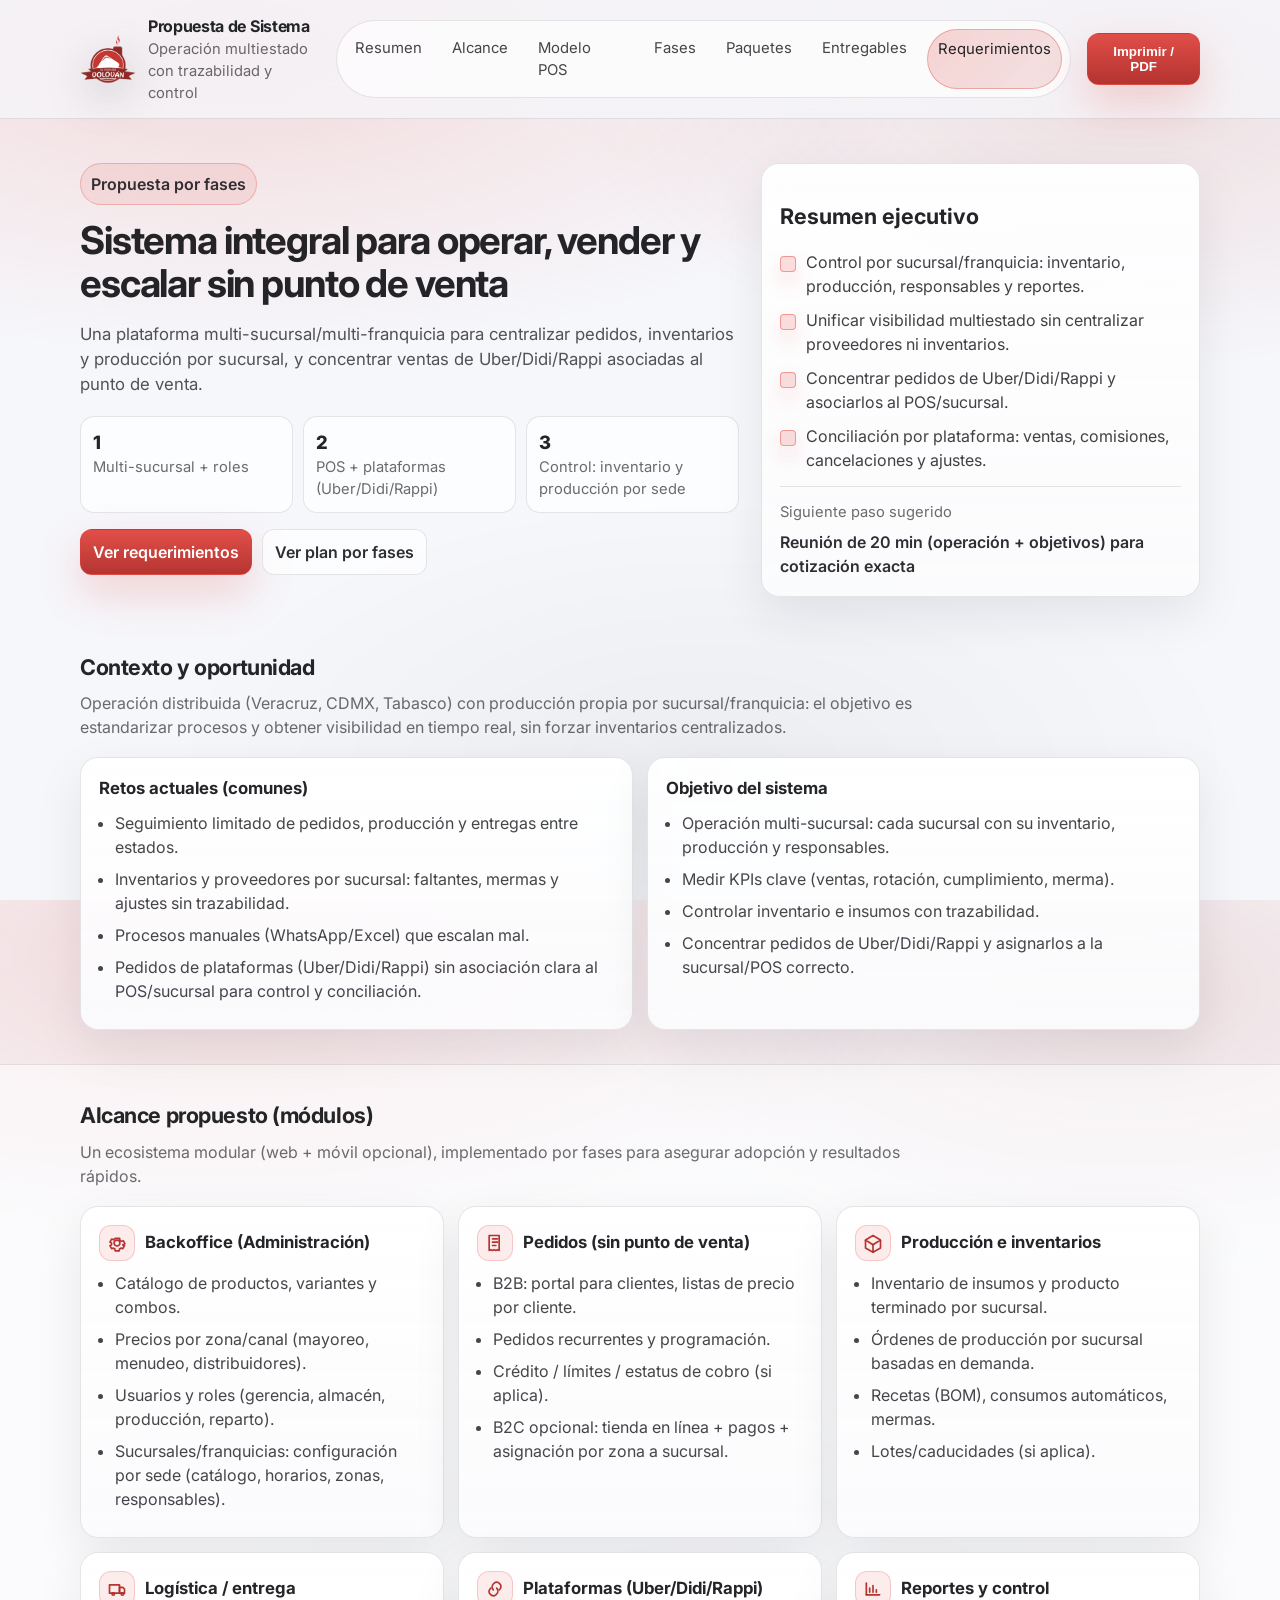
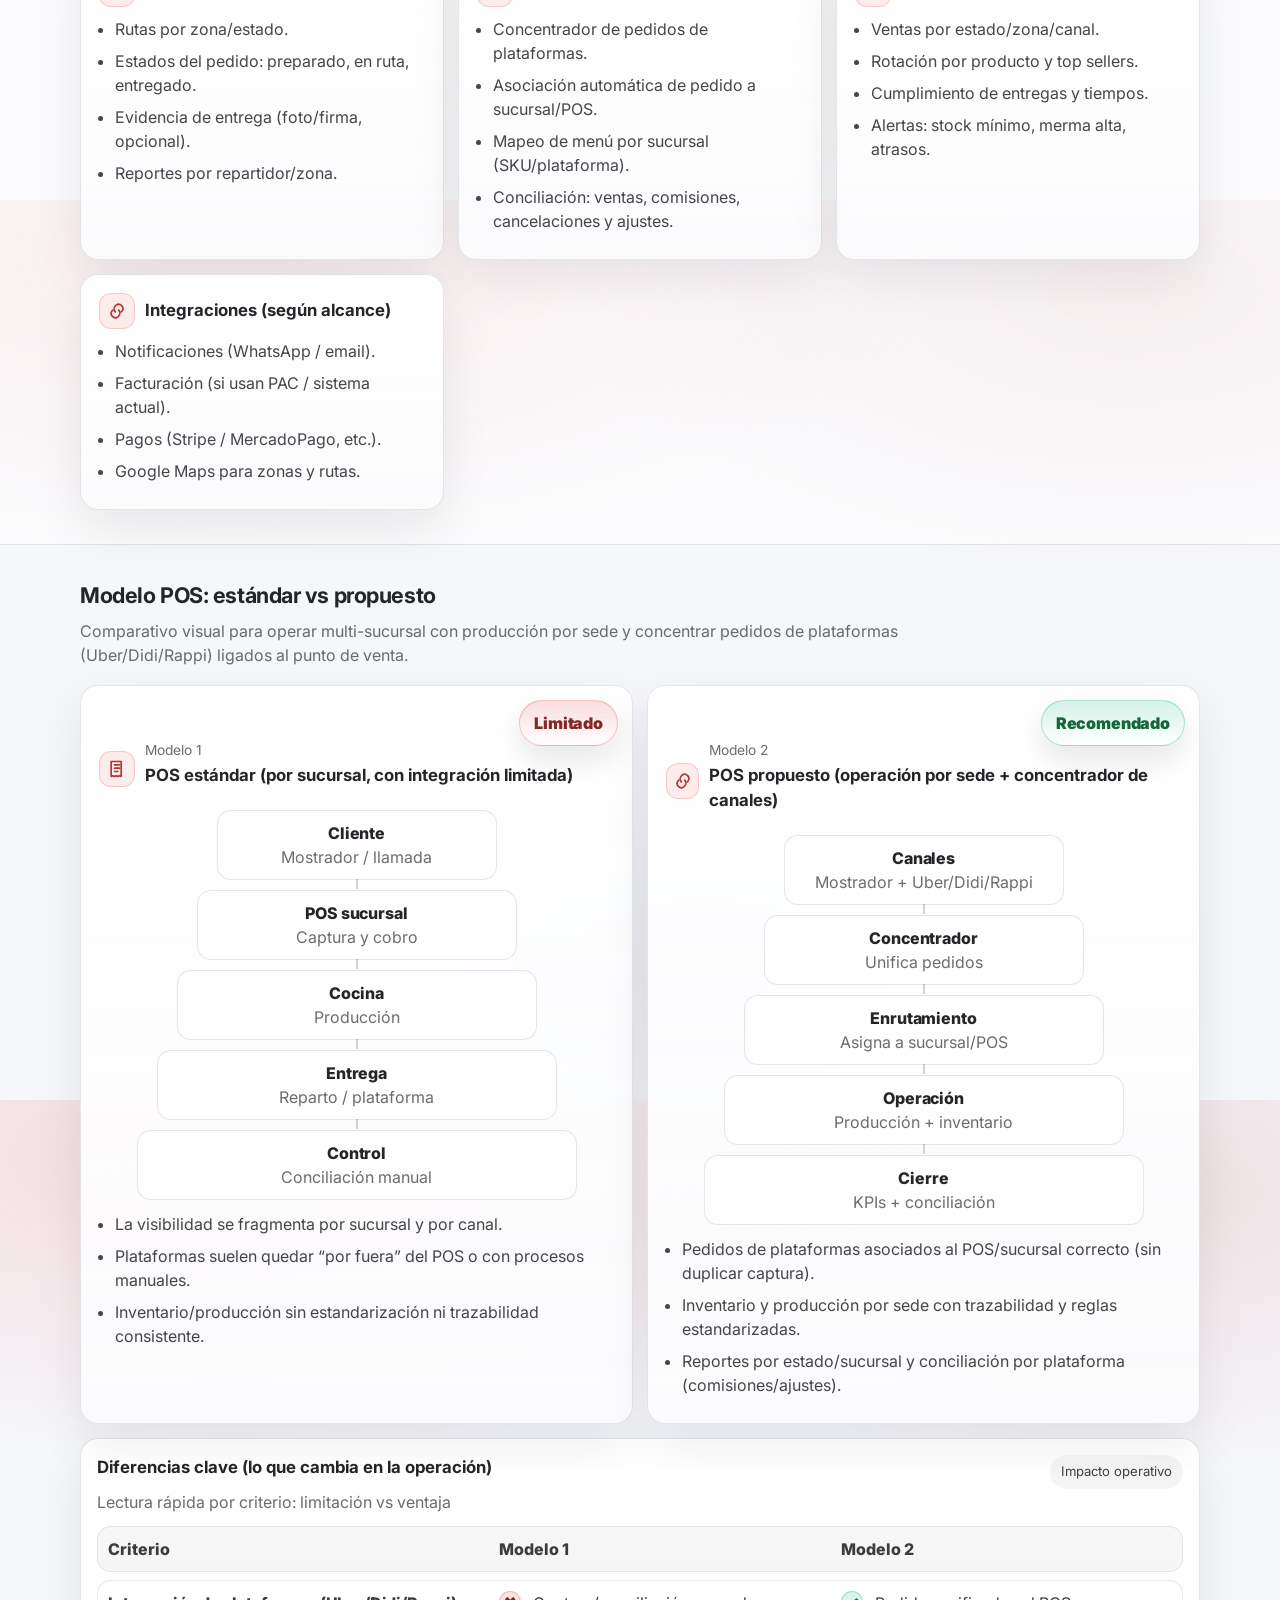
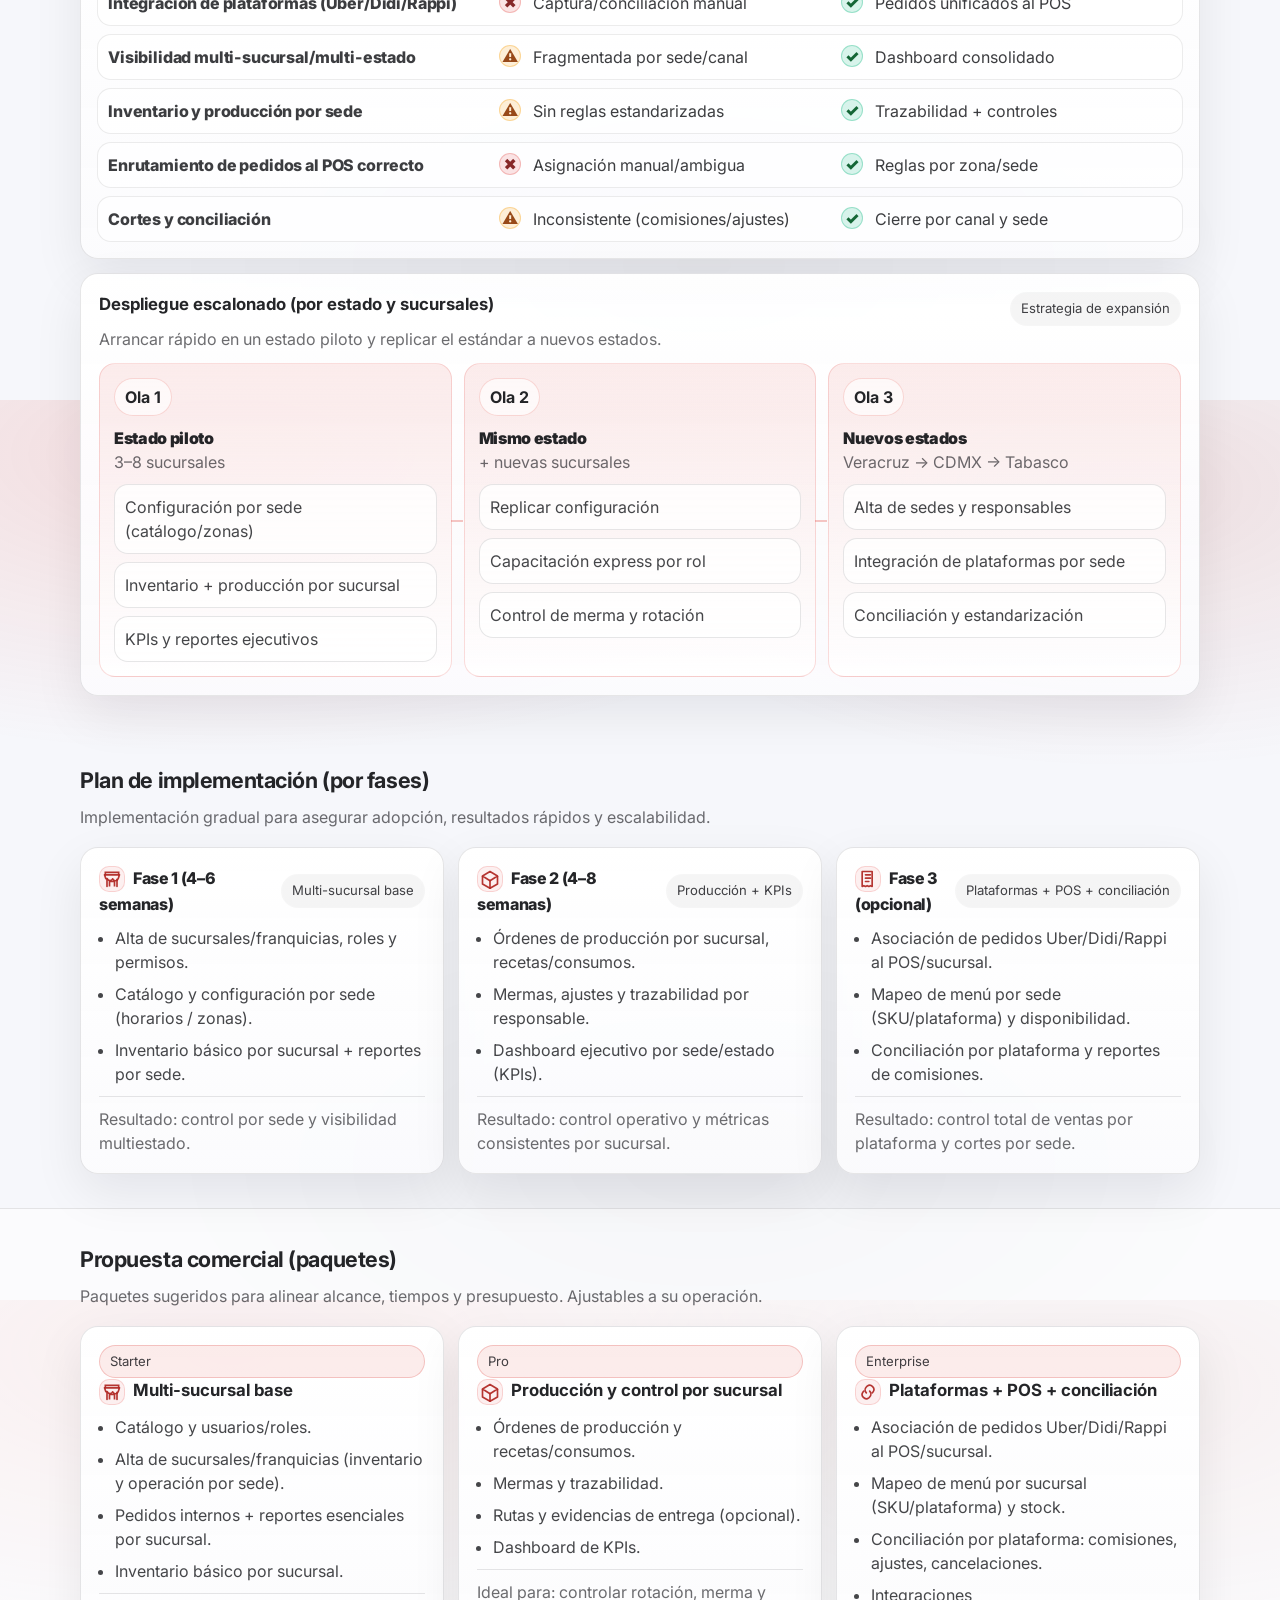
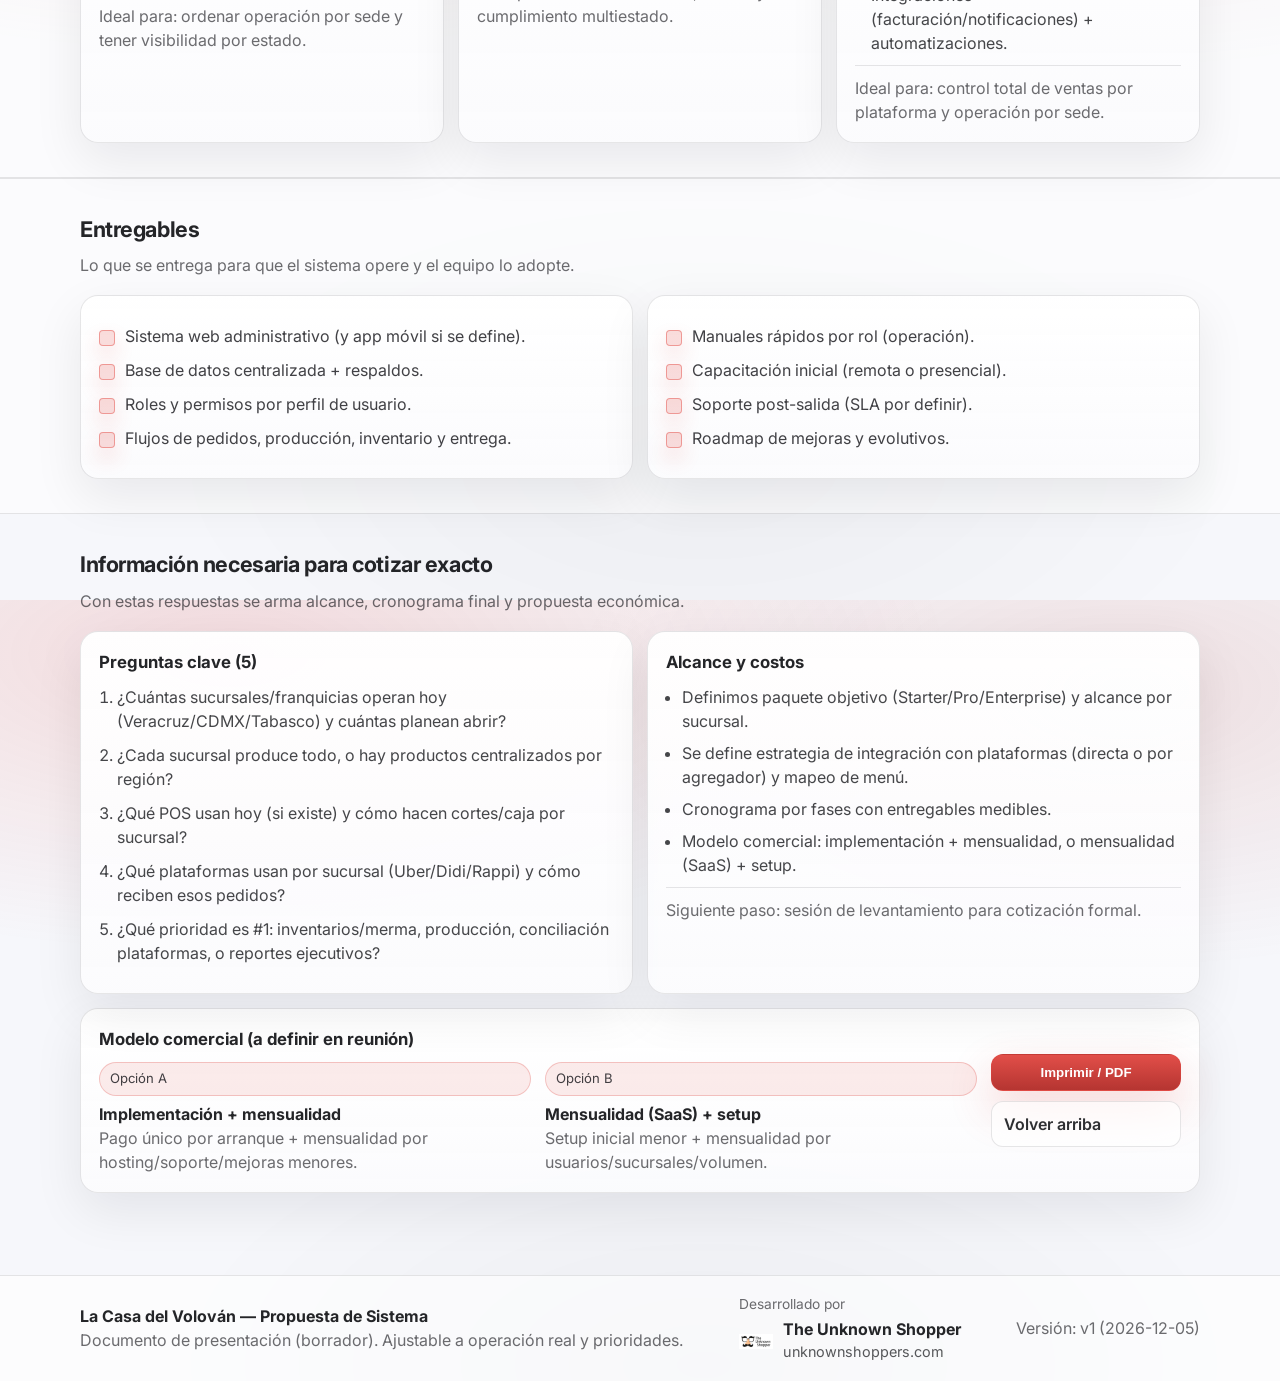
<file: propuesta/index.html>
<!doctype html>
<html lang="es">
  <head>
    <meta charset="UTF-8" />
    <meta name="viewport" content="width=device-width, initial-scale=1.0" />
    <title>Propuesta de Sistema | La Casa del Volován</title>
    <meta
      name="description"
      content="Propuesta de sistema multi-sucursal/multi-franquicia para La Casa del Volován: inventario y producción por sede, integración de pedidos Uber/Didi/Rappi al POS y reportes ejecutivos."
    />
    <meta name="robots" content="index,follow" />
    <meta name="theme-color" content="#b12a26" />

    <link rel="canonical" href="https://unknownshopper.github.io/lacasadelvolovan/propuesta/" />

    <link rel="icon" href="../logo.png" type="image/png" />
    <link rel="apple-touch-icon" href="../logo.png" />

    <meta property="og:type" content="website" />
    <meta property="og:locale" content="es_MX" />
    <meta property="og:site_name" content="La Casa del Volován" />
    <meta property="og:title" content="Propuesta de Sistema | La Casa del Volován" />
    <meta
      property="og:description"
      content="Sistema multi-sucursal con inventario/producción por sede, integración Uber/Didi/Rappi al POS y conciliación por plataforma."
    />
    <meta property="og:url" content="https://unknownshopper.github.io/lacasadelvolovan/propuesta/" />
    <meta property="og:image" content="https://unknownshopper.github.io/lacasadelvolovan/logo.png" />
    <meta property="og:image:type" content="image/png" />
    <meta property="og:image:width" content="512" />
    <meta property="og:image:height" content="512" />
    <meta property="og:image:alt" content="La Casa del Volován" />

    <meta name="twitter:card" content="summary_large_image" />
    <meta name="twitter:title" content="Propuesta de Sistema | La Casa del Volován" />
    <meta
      name="twitter:description"
      content="Sistema multi-sucursal con integración de pedidos de plataformas al POS y control operativo por sede."
    />
    <meta name="twitter:image" content="https://unknownshopper.github.io/lacasadelvolovan/logo.png" />
    <meta name="twitter:image:alt" content="La Casa del Volován" />

    <script type="application/ld+json">
      {
        "@context": "https://schema.org",
        "@type": "WebPage",
        "name": "Propuesta de Sistema | La Casa del Volován",
        "url": "https://unknownshopper.github.io/lacasadelvolovan/propuesta/",
        "description": "Propuesta de sistema multi-sucursal/multi-franquicia con inventario y producción por sede e integración de pedidos Uber/Didi/Rappi al POS.",
        "isPartOf": {
          "@type": "WebSite",
          "name": "La Casa del Volován",
          "url": "https://unknownshopper.github.io/lacasadelvolovan/"
        },
        "publisher": {
          "@type": "Organization",
          "name": "The Unknown Shopper",
          "url": "https://unknownshoppers.com"
        }
      }
    </script>
    <link rel="preconnect" href="https://fonts.googleapis.com" />
    <link rel="preconnect" href="https://fonts.gstatic.com" crossorigin />
    <link href="https://fonts.googleapis.com/css2?family=Inter:wght@400;500;600;700&display=swap" rel="stylesheet" />
    <link rel="stylesheet" href="styles.css" />
  </head>
  <body>
    <a class="skip" href="#contenido">Saltar al contenido</a>

    <svg class="visually-hidden" aria-hidden="true" focusable="false">
      <symbol id="i-store" viewBox="0 0 24 24">
        <path d="M4 7V4h16v3" fill="none" stroke="currentColor" stroke-width="2" stroke-linecap="round" />
        <path d="M3 7h18l-1.5 4.5a3.5 3.5 0 0 1-6.7.2 3.5 3.5 0 0 1-6.6-.2A3.5 3.5 0 0 1 4.5 11.5L3 7Z" fill="none" stroke="currentColor" stroke-width="2" stroke-linejoin="round" />
        <path d="M6 21V12.5" fill="none" stroke="currentColor" stroke-width="2" stroke-linecap="round" />
        <path d="M18 21V12.5" fill="none" stroke="currentColor" stroke-width="2" stroke-linecap="round" />
        <path d="M9 21v-6h6v6" fill="none" stroke="currentColor" stroke-width="2" stroke-linejoin="round" />
      </symbol>
      <symbol id="i-box" viewBox="0 0 24 24">
        <path d="M21 8.5 12 3 3 8.5 12 14l9-5.5Z" fill="none" stroke="currentColor" stroke-width="2" stroke-linejoin="round" />
        <path d="M3 8.5V18l9 5 9-5V8.5" fill="none" stroke="currentColor" stroke-width="2" stroke-linejoin="round" />
        <path d="M12 14v9" fill="none" stroke="currentColor" stroke-width="2" stroke-linecap="round" />
      </symbol>
      <symbol id="i-gear" viewBox="0 0 24 24">
        <path d="M12 15.5a3.5 3.5 0 1 0 0-7 3.5 3.5 0 0 0 0 7Z" fill="none" stroke="currentColor" stroke-width="2" />
        <path d="M19.4 15a8.4 8.4 0 0 0 .1-1l2-1.2-2-3.5-2.3.6a8.7 8.7 0 0 0-1.7-1l-.3-2.4H9.8L9.5 7a8.7 8.7 0 0 0-1.7 1l-2.3-.6-2 3.5L5.5 12a8.4 8.4 0 0 0 0 2l-2 1.2 2 3.5 2.3-.6c.5.4 1.1.7 1.7 1l.3 2.4h4.9l.3-2.4c.6-.3 1.2-.6 1.7-1l2.3.6 2-3.5-2-1.2Z" fill="none" stroke="currentColor" stroke-width="2" stroke-linejoin="round" />
      </symbol>
      <symbol id="i-receipt" viewBox="0 0 24 24">
        <path d="M7 3h10v18l-2-1-2 1-2-1-2 1-2-1-2 1V3Z" fill="none" stroke="currentColor" stroke-width="2" stroke-linejoin="round" />
        <path d="M9 7h6M9 11h6M9 15h4" fill="none" stroke="currentColor" stroke-width="2" stroke-linecap="round" />
      </symbol>
      <symbol id="i-truck" viewBox="0 0 24 24">
        <path d="M3 7h12v10H3V7Z" fill="none" stroke="currentColor" stroke-width="2" stroke-linejoin="round" />
        <path d="M15 10h4l2 2v5h-6V10Z" fill="none" stroke="currentColor" stroke-width="2" stroke-linejoin="round" />
        <path d="M7.5 19.5a1.5 1.5 0 1 0 0-3 1.5 1.5 0 0 0 0 3Z" fill="none" stroke="currentColor" stroke-width="2" />
        <path d="M18.5 19.5a1.5 1.5 0 1 0 0-3 1.5 1.5 0 0 0 0 3Z" fill="none" stroke="currentColor" stroke-width="2" />
      </symbol>
      <symbol id="i-chart" viewBox="0 0 24 24">
        <path d="M4 19V5" fill="none" stroke="currentColor" stroke-width="2" stroke-linecap="round" />
        <path d="M4 19h16" fill="none" stroke="currentColor" stroke-width="2" stroke-linecap="round" />
        <path d="M8 16v-5M12 16V8M16 16v-3" fill="none" stroke="currentColor" stroke-width="2" stroke-linecap="round" />
      </symbol>
      <symbol id="i-link" viewBox="0 0 24 24">
        <path d="M10 13a5 5 0 0 1 0-7l1-1a5 5 0 0 1 7 7l-1 1" fill="none" stroke="currentColor" stroke-width="2" stroke-linecap="round" />
        <path d="M14 11a5 5 0 0 1 0 7l-1 1a5 5 0 0 1-7-7l1-1" fill="none" stroke="currentColor" stroke-width="2" stroke-linecap="round" />
      </symbol>
    </svg>

    <header class="topbar" role="banner">
      <div class="container topbar__inner">
        <div class="brand">
          <img class="brand__logo" src="../logo.png" alt="La Casa del Volován" />
          <div class="brand__meta">
            <div class="brand__title">Propuesta de Sistema</div>
            <div class="brand__subtitle">Operación multiestado con trazabilidad y control</div>
          </div>
        </div>

        <nav class="nav" aria-label="Secciones">
          <a class="nav__link" href="#resumen">Resumen</a>
          <a class="nav__link" href="#alcance">Alcance</a>
          <a class="nav__link" href="#modelo-pos">Modelo POS</a>
          <a class="nav__link" href="#fases">Fases</a>
          <a class="nav__link" href="#paquetes">Paquetes</a>
          <a class="nav__link" href="#entregables">Entregables</a>
          <a class="nav__link" href="#requerimientos">Requerimientos</a>
        </nav>

        <div class="actions">
          <button class="btn" id="btnPrint" type="button">Imprimir / PDF</button>
        </div>
      </div>
    </header>

    <main id="contenido" class="main" role="main">
      <section class="hero">
        <div class="container hero__grid">
          <div>
            <div class="badge">Propuesta por fases</div>
            <h1>Sistema integral para operar, vender y escalar sin punto de venta</h1>
            <p class="lead">
              Una plataforma multi-sucursal/multi-franquicia para centralizar pedidos, inventarios y producción por
              sucursal, y concentrar ventas de Uber/Didi/Rappi asociadas al punto de venta.
            </p>

            <div class="hero__stats" role="list">
              <div class="stat" role="listitem">
                <div class="stat__kpi">1</div>
                <div class="stat__label">Multi-sucursal + roles</div>
              </div>
              <div class="stat" role="listitem">
                <div class="stat__kpi">2</div>
                <div class="stat__label">POS + plataformas (Uber/Didi/Rappi)</div>
              </div>
              <div class="stat" role="listitem">
                <div class="stat__kpi">3</div>
                <div class="stat__label">Control: inventario y producción por sede</div>
              </div>
            </div>

            <div class="hero__cta">
              <a class="btn" href="#requerimientos">Ver requerimientos</a>
              <a class="btn btn--ghost" href="#fases">Ver plan por fases</a>
            </div>
          </div>

          <aside class="card card--hero" aria-label="Resumen ejecutivo">
            <h2>Resumen ejecutivo</h2>
            <ul class="check">
              <li>Control por sucursal/franquicia: inventario, producción, responsables y reportes.</li>
              <li>Unificar visibilidad multiestado sin centralizar proveedores ni inventarios.</li>
              <li>Concentrar pedidos de Uber/Didi/Rappi y asociarlos al POS/sucursal.</li>
              <li>Conciliación por plataforma: ventas, comisiones, cancelaciones y ajustes.</li>
            </ul>

            <div class="divider"></div>

            <div class="mini">
              <div class="mini__label">Siguiente paso sugerido</div>
              <div class="mini__value">Reunión de 20 min (operación + objetivos) para cotización exacta</div>
            </div>
          </aside>
        </div>
      </section>

      <section id="resumen" class="section">
        <div class="container">
          <header class="section__header">
            <h2>Contexto y oportunidad</h2>
            <p>
              Operación distribuida (Veracruz, CDMX, Tabasco) con producción propia por sucursal/franquicia: el objetivo
              es estandarizar procesos y obtener visibilidad en tiempo real, sin forzar inventarios centralizados.
            </p>
          </header>

          <div class="grid-2">
            <div class="card">
              <h3>Retos actuales (comunes)</h3>
              <ul class="bullets">
                <li>Seguimiento limitado de pedidos, producción y entregas entre estados.</li>
                <li>Inventarios y proveedores por sucursal: faltantes, mermas y ajustes sin trazabilidad.</li>
                <li>Procesos manuales (WhatsApp/Excel) que escalan mal.</li>
                <li>Pedidos de plataformas (Uber/Didi/Rappi) sin asociación clara al POS/sucursal para control y conciliación.</li>
              </ul>
            </div>

            <div class="card">
              <h3>Objetivo del sistema</h3>
              <ul class="bullets">
                <li>Operación multi-sucursal: cada sucursal con su inventario, producción y responsables.</li>
                <li>Medir KPIs clave (ventas, rotación, cumplimiento, merma).</li>
                <li>Controlar inventario e insumos con trazabilidad.</li>
                <li>Concentrar pedidos de Uber/Didi/Rappi y asignarlos a la sucursal/POS correcto.</li>
              </ul>
            </div>
          </div>
        </div>
      </section>

      <section id="alcance" class="section section--alt">
        <div class="container">
          <header class="section__header">
            <h2>Alcance propuesto (módulos)</h2>
            <p>
              Un ecosistema modular (web + móvil opcional), implementado por fases para asegurar adopción y resultados
              rápidos.
            </p>
          </header>

          <div class="grid-3">
            <article class="card">
              <div class="card__head">
                <span class="iconWrap" aria-hidden="true"><svg class="icon"><use href="#i-gear" /></svg></span>
                <h3>Backoffice (Administración)</h3>
              </div>
              <ul class="bullets">
                <li>Catálogo de productos, variantes y combos.</li>
                <li>Precios por zona/canal (mayoreo, menudeo, distribuidores).</li>
                <li>Usuarios y roles (gerencia, almacén, producción, reparto).</li>
                <li>Sucursales/franquicias: configuración por sede (catálogo, horarios, zonas, responsables).</li>
              </ul>
            </article>

            <article class="card">
              <div class="card__head">
                <span class="iconWrap" aria-hidden="true"><svg class="icon"><use href="#i-receipt" /></svg></span>
                <h3>Pedidos (sin punto de venta)</h3>
              </div>
              <ul class="bullets">
                <li>B2B: portal para clientes, listas de precio por cliente.</li>
                <li>Pedidos recurrentes y programación.</li>
                <li>Crédito / límites / estatus de cobro (si aplica).</li>
                <li>B2C opcional: tienda en línea + pagos + asignación por zona a sucursal.</li>
              </ul>
            </article>

            <article class="card">
              <div class="card__head">
                <span class="iconWrap" aria-hidden="true"><svg class="icon"><use href="#i-box" /></svg></span>
                <h3>Producción e inventarios</h3>
              </div>
              <ul class="bullets">
                <li>Inventario de insumos y producto terminado por sucursal.</li>
                <li>Órdenes de producción por sucursal basadas en demanda.</li>
                <li>Recetas (BOM), consumos automáticos, mermas.</li>
                <li>Lotes/caducidades (si aplica).</li>
              </ul>
            </article>

            <article class="card">
              <div class="card__head">
                <span class="iconWrap" aria-hidden="true"><svg class="icon"><use href="#i-truck" /></svg></span>
                <h3>Logística / entrega</h3>
              </div>
              <ul class="bullets">
                <li>Rutas por zona/estado.</li>
                <li>Estados del pedido: preparado, en ruta, entregado.</li>
                <li>Evidencia de entrega (foto/firma, opcional).</li>
                <li>Reportes por repartidor/zona.</li>
              </ul>
            </article>

            <article class="card">
              <div class="card__head">
                <span class="iconWrap" aria-hidden="true"><svg class="icon"><use href="#i-link" /></svg></span>
                <h3>Plataformas (Uber/Didi/Rappi)</h3>
              </div>
              <ul class="bullets">
                <li>Concentrador de pedidos de plataformas.</li>
                <li>Asociación automática de pedido a sucursal/POS.</li>
                <li>Mapeo de menú por sucursal (SKU/plataforma).</li>
                <li>Conciliación: ventas, comisiones, cancelaciones y ajustes.</li>
              </ul>
            </article>

            <article class="card">
              <div class="card__head">
                <span class="iconWrap" aria-hidden="true"><svg class="icon"><use href="#i-chart" /></svg></span>
                <h3>Reportes y control</h3>
              </div>
              <ul class="bullets">
                <li>Ventas por estado/zona/canal.</li>
                <li>Rotación por producto y top sellers.</li>
                <li>Cumplimiento de entregas y tiempos.</li>
                <li>Alertas: stock mínimo, merma alta, atrasos.</li>
              </ul>
            </article>

            <article class="card">
              <div class="card__head">
                <span class="iconWrap" aria-hidden="true"><svg class="icon"><use href="#i-link" /></svg></span>
                <h3>Integraciones (según alcance)</h3>
              </div>
              <ul class="bullets">
                <li>Notificaciones (WhatsApp / email).</li>
                <li>Facturación (si usan PAC / sistema actual).</li>
                <li>Pagos (Stripe / MercadoPago, etc.).</li>
                <li>Google Maps para zonas y rutas.</li>
              </ul>
            </article>
          </div>
        </div>
      </section>

      <section id="modelo-pos" class="section">
        <div class="container">
          <header class="section__header">
            <h2>Modelo POS: estándar vs propuesto</h2>
            <p>
              Comparativo visual para operar multi-sucursal con producción por sede y concentrar pedidos de plataformas
              (Uber/Didi/Rappi) ligados al punto de venta.
            </p>
          </header>

          <div class="compare">
            <article class="card compare__card">
              <div class="compare__badge compare__badge--limited" aria-label="Limitado">Limitado</div>
              <div class="compare__title">
                <span class="iconWrap" aria-hidden="true"><svg class="icon"><use href="#i-receipt" /></svg></span>
                <div>
                  <div class="compare__kicker">Modelo 1</div>
                  <h3>POS estándar (por sucursal, con integración limitada)</h3>
                </div>
              </div>

              <div class="flow flow--funnel" aria-label="Flujo POS estándar">
                <div class="flowStep">
                  <div class="flowStep__label">Cliente</div>
                  <div class="muted">Mostrador / llamada</div>
                </div>
                <div class="flowStep">
                  <div class="flowStep__label">POS sucursal</div>
                  <div class="muted">Captura y cobro</div>
                </div>
                <div class="flowStep">
                  <div class="flowStep__label">Cocina</div>
                  <div class="muted">Producción</div>
                </div>
                <div class="flowStep">
                  <div class="flowStep__label">Entrega</div>
                  <div class="muted">Reparto / plataforma</div>
                </div>
                <div class="flowStep">
                  <div class="flowStep__label">Control</div>
                  <div class="muted">Conciliación manual</div>
                </div>
              </div>

              <ul class="bullets compare__bullets">
                <li>La visibilidad se fragmenta por sucursal y por canal.</li>
                <li>Plataformas suelen quedar “por fuera” del POS o con procesos manuales.</li>
                <li>Inventario/producción sin estandarización ni trazabilidad consistente.</li>
              </ul>
            </article>

            <article class="card compare__card">
              <div class="compare__badge compare__badge--recommended" aria-label="Recomendado">Recomendado</div>
              <div class="compare__title">
                <span class="iconWrap" aria-hidden="true"><svg class="icon"><use href="#i-link" /></svg></span>
                <div>
                  <div class="compare__kicker">Modelo 2</div>
                  <h3>POS propuesto (operación por sede + concentrador de canales)</h3>
                </div>
              </div>

              <div class="flow flow--funnel" aria-label="Flujo POS propuesto">
                <div class="flowStep">
                  <div class="flowStep__label">Canales</div>
                  <div class="muted">Mostrador + Uber/Didi/Rappi</div>
                </div>
                <div class="flowStep">
                  <div class="flowStep__label">Concentrador</div>
                  <div class="muted">Unifica pedidos</div>
                </div>
                <div class="flowStep">
                  <div class="flowStep__label">Enrutamiento</div>
                  <div class="muted">Asigna a sucursal/POS</div>
                </div>
                <div class="flowStep">
                  <div class="flowStep__label">Operación</div>
                  <div class="muted">Producción + inventario</div>
                </div>
                <div class="flowStep">
                  <div class="flowStep__label">Cierre</div>
                  <div class="muted">KPIs + conciliación</div>
                </div>
              </div>

              <ul class="bullets compare__bullets">
                <li>Pedidos de plataformas asociados al POS/sucursal correcto (sin duplicar captura).</li>
                <li>Inventario y producción por sede con trazabilidad y reglas estandarizadas.</li>
                <li>Reportes por estado/sucursal y conciliación por plataforma (comisiones/ajustes).</li>
              </ul>
            </article>
          </div>

          <div class="compareMatrix card" aria-label="Diferencias clave entre modelos">
            <div class="compareMatrix__head">
              <div>
                <h3>Diferencias clave (lo que cambia en la operación)</h3>
                <div class="muted">Lectura rápida por criterio: limitación vs ventaja</div>
              </div>
              <div class="pill">Impacto operativo</div>
            </div>

            <div class="compareMatrix__grid" role="table">
              <div class="cmRow cmRow--head" role="row">
                <div class="cmCell" role="columnheader">Criterio</div>
                <div class="cmCell" role="columnheader">Modelo 1</div>
                <div class="cmCell" role="columnheader">Modelo 2</div>
              </div>

              <div class="cmRow" role="row">
                <div class="cmCell cmCell--k" role="cell">Integración de plataformas (Uber/Didi/Rappi)</div>
                <div class="cmCell" role="cell"><span class="sig sig--bad">✖</span> Captura/conciliación manual</div>
                <div class="cmCell" role="cell"><span class="sig sig--good">✓</span> Pedidos unificados al POS</div>
              </div>

              <div class="cmRow" role="row">
                <div class="cmCell cmCell--k" role="cell">Visibilidad multi-sucursal/multi-estado</div>
                <div class="cmCell" role="cell"><span class="sig sig--warn">⚠</span> Fragmentada por sede/canal</div>
                <div class="cmCell" role="cell"><span class="sig sig--good">✓</span> Dashboard consolidado</div>
              </div>

              <div class="cmRow" role="row">
                <div class="cmCell cmCell--k" role="cell">Inventario y producción por sede</div>
                <div class="cmCell" role="cell"><span class="sig sig--warn">⚠</span> Sin reglas estandarizadas</div>
                <div class="cmCell" role="cell"><span class="sig sig--good">✓</span> Trazabilidad + controles</div>
              </div>

              <div class="cmRow" role="row">
                <div class="cmCell cmCell--k" role="cell">Enrutamiento de pedidos al POS correcto</div>
                <div class="cmCell" role="cell"><span class="sig sig--bad">✖</span> Asignación manual/ambigua</div>
                <div class="cmCell" role="cell"><span class="sig sig--good">✓</span> Reglas por zona/sede</div>
              </div>

              <div class="cmRow" role="row">
                <div class="cmCell cmCell--k" role="cell">Cortes y conciliación</div>
                <div class="cmCell" role="cell"><span class="sig sig--warn">⚠</span> Inconsistente (comisiones/ajustes)</div>
                <div class="cmCell" role="cell"><span class="sig sig--good">✓</span> Cierre por canal y sede</div>
              </div>
            </div>
          </div>

          <div class="rollout card">
            <div class="rollout__head">
              <div>
                <h3>Despliegue escalonado (por estado y sucursales)</h3>
                <div class="muted">Arrancar rápido en un estado piloto y replicar el estándar a nuevos estados.</div>
              </div>
              <div class="pill">Estrategia de expansión</div>
            </div>

            <div class="waves" aria-label="Oleadas de despliegue">
              <div class="wave">
                <div class="wave__tag">Ola 1</div>
                <div class="wave__title">Estado piloto</div>
                <div class="muted">3–8 sucursales</div>
                <div class="wave__steps">
                  <div class="waveStep">Configuración por sede (catálogo/zonas)</div>
                  <div class="waveStep">Inventario + producción por sucursal</div>
                  <div class="waveStep">KPIs y reportes ejecutivos</div>
                </div>
              </div>

              <div class="wave">
                <div class="wave__tag">Ola 2</div>
                <div class="wave__title">Mismo estado</div>
                <div class="muted">+ nuevas sucursales</div>
                <div class="wave__steps">
                  <div class="waveStep">Replicar configuración</div>
                  <div class="waveStep">Capacitación express por rol</div>
                  <div class="waveStep">Control de merma y rotación</div>
                </div>
              </div>

              <div class="wave">
                <div class="wave__tag">Ola 3</div>
                <div class="wave__title">Nuevos estados</div>
                <div class="muted">Veracruz → CDMX → Tabasco</div>
                <div class="wave__steps">
                  <div class="waveStep">Alta de sedes y responsables</div>
                  <div class="waveStep">Integración de plataformas por sede</div>
                  <div class="waveStep">Conciliación y estandarización</div>
                </div>
              </div>
            </div>
          </div>
        </div>
      </section>

      <section id="fases" class="section">
        <div class="container">
          <header class="section__header">
            <h2>Plan de implementación (por fases)</h2>
            <p>Implementación gradual para asegurar adopción, resultados rápidos y escalabilidad.</p>
          </header>

          <div class="timeline">
            <div class="step card">
              <div class="step__head">
                <div class="step__title"><span class="iconInline" aria-hidden="true"><svg class="icon"><use href="#i-store" /></svg></span>Fase 1 (4–6 semanas)</div>
                <div class="pill">Multi-sucursal base</div>
              </div>
              <ul class="bullets">
                <li>Alta de sucursales/franquicias, roles y permisos.</li>
                <li>Catálogo y configuración por sede (horarios / zonas).</li>
                <li>Inventario básico por sucursal + reportes por sede.</li>
              </ul>
              <div class="outcome">Resultado: control por sede y visibilidad multiestado.</div>
            </div>

            <div class="step card">
              <div class="step__head">
                <div class="step__title"><span class="iconInline" aria-hidden="true"><svg class="icon"><use href="#i-box" /></svg></span>Fase 2 (4–8 semanas)</div>
                <div class="pill">Producción + KPIs</div>
              </div>
              <ul class="bullets">
                <li>Órdenes de producción por sucursal, recetas/consumos.</li>
                <li>Mermas, ajustes y trazabilidad por responsable.</li>
                <li>Dashboard ejecutivo por sede/estado (KPIs).</li>
              </ul>
              <div class="outcome">Resultado: control operativo y métricas consistentes por sucursal.</div>
            </div>

            <div class="step card">
              <div class="step__head">
                <div class="step__title"><span class="iconInline" aria-hidden="true"><svg class="icon"><use href="#i-receipt" /></svg></span>Fase 3 (opcional)</div>
                <div class="pill">Plataformas + POS + conciliación</div>
              </div>
              <ul class="bullets">
                <li>Asociación de pedidos Uber/Didi/Rappi al POS/sucursal.</li>
                <li>Mapeo de menú por sede (SKU/plataforma) y disponibilidad.</li>
                <li>Conciliación por plataforma y reportes de comisiones.</li>
              </ul>
              <div class="outcome">Resultado: control total de ventas por plataforma y cortes por sede.</div>
            </div>
          </div>
        </div>
      </section>

      <section id="paquetes" class="section section--alt">
        <div class="container">
          <header class="section__header">
            <h2>Propuesta comercial (paquetes)</h2>
            <p>Paquetes sugeridos para alinear alcance, tiempos y presupuesto. Ajustables a su operación.</p>
          </header>

          <div class="grid-3">
            <article class="card">
              <div class="pill pill--soft">Starter</div>
              <h3><span class="iconInline" aria-hidden="true"><svg class="icon"><use href="#i-store" /></svg></span>Multi-sucursal base</h3>
              <ul class="bullets">
                <li>Catálogo y usuarios/roles.</li>
                <li>Alta de sucursales/franquicias (inventario y operación por sede).</li>
                <li>Pedidos internos + reportes esenciales por sucursal.</li>
                <li>Inventario básico por sucursal.</li>
              </ul>
              <div class="outcome">Ideal para: ordenar operación por sede y tener visibilidad por estado.</div>
            </article>

            <article class="card">
              <div class="pill pill--soft">Pro</div>
              <h3><span class="iconInline" aria-hidden="true"><svg class="icon"><use href="#i-box" /></svg></span>Producción y control por sucursal</h3>
              <ul class="bullets">
                <li>Órdenes de producción y recetas/consumos.</li>
                <li>Mermas y trazabilidad.</li>
                <li>Rutas y evidencias de entrega (opcional).</li>
                <li>Dashboard de KPIs.</li>
              </ul>
              <div class="outcome">Ideal para: controlar rotación, merma y cumplimiento multiestado.</div>
            </article>

            <article class="card">
              <div class="pill pill--soft">Enterprise</div>
              <h3><span class="iconInline" aria-hidden="true"><svg class="icon"><use href="#i-link" /></svg></span>Plataformas + POS + conciliación</h3>
              <ul class="bullets">
                <li>Asociación de pedidos Uber/Didi/Rappi al POS/sucursal.</li>
                <li>Mapeo de menú por sucursal (SKU/plataforma) y stock.</li>
                <li>Conciliación por plataforma: comisiones, ajustes, cancelaciones.</li>
                <li>Integraciones (facturación/notificaciones) + automatizaciones.</li>
              </ul>
              <div class="outcome">Ideal para: control total de ventas por plataforma y operación por sede.</div>
            </article>
          </div>
        </div>
      </section>

      <section id="entregables" class="section section--alt">
        <div class="container">
          <header class="section__header">
            <h2>Entregables</h2>
            <p>Lo que se entrega para que el sistema opere y el equipo lo adopte.</p>
          </header>

          <div class="grid-2">
            <div class="card">
              <ul class="check">
                <li>Sistema web administrativo (y app móvil si se define).</li>
                <li>Base de datos centralizada + respaldos.</li>
                <li>Roles y permisos por perfil de usuario.</li>
                <li>Flujos de pedidos, producción, inventario y entrega.</li>
              </ul>
            </div>
            <div class="card">
              <ul class="check">
                <li>Manuales rápidos por rol (operación).</li>
                <li>Capacitación inicial (remota o presencial).</li>
                <li>Soporte post-salida (SLA por definir).</li>
                <li>Roadmap de mejoras y evolutivos.</li>
              </ul>
            </div>
          </div>
        </div>
      </section>

      <section id="requerimientos" class="section">
        <div class="container">
          <header class="section__header">
            <h2>Información necesaria para cotizar exacto</h2>
            <p>Con estas respuestas se arma alcance, cronograma final y propuesta económica.</p>
          </header>

          <div class="grid-2">
            <div class="card">
              <h3>Preguntas clave (5)</h3>
              <ol class="ol">
                <li>¿Cuántas sucursales/franquicias operan hoy (Veracruz/CDMX/Tabasco) y cuántas planean abrir?</li>
                <li>¿Cada sucursal produce todo, o hay productos centralizados por región?</li>
                <li>¿Qué POS usan hoy (si existe) y cómo hacen cortes/caja por sucursal?</li>
                <li>¿Qué plataformas usan por sucursal (Uber/Didi/Rappi) y cómo reciben esos pedidos?</li>
                <li>¿Qué prioridad es #1: inventarios/merma, producción, conciliación plataformas, o reportes ejecutivos?</li>
              </ol>
            </div>

            <div class="card">
              <h3>Alcance y costos</h3>
              <ul class="bullets">
                <li>Definimos paquete objetivo (Starter/Pro/Enterprise) y alcance por sucursal.</li>
                <li>Se define estrategia de integración con plataformas (directa o por agregador) y mapeo de menú.</li>
                <li>Cronograma por fases con entregables medibles.</li>
                <li>Modelo comercial: implementación + mensualidad, o mensualidad (SaaS) + setup.</li>
              </ul>
              <div class="outcome">Siguiente paso: sesión de levantamiento para cotización formal.</div>
            </div>
          </div>

          <div class="cta card">
            <div>
              <h3>Modelo comercial (a definir en reunión)</h3>
              <div class="grid-2 grid-2--compact">
                <div>
                  <div class="pill pill--soft">Opción A</div>
                  <div class="cta__title">Implementación + mensualidad</div>
                  <div class="muted">Pago único por arranque + mensualidad por hosting/soporte/mejoras menores.</div>
                </div>
                <div>
                  <div class="pill pill--soft">Opción B</div>
                  <div class="cta__title">Mensualidad (SaaS) + setup</div>
                  <div class="muted">Setup inicial menor + mensualidad por usuarios/sucursales/volumen.</div>
                </div>
              </div>
            </div>
            <div class="cta__actions">
              <button class="btn" id="btnPrint2" type="button">Imprimir / PDF</button>
              <a class="btn btn--ghost" href="#resumen">Volver arriba</a>
            </div>
          </div>
        </div>
      </section>
    </main>

    <footer class="footer" role="contentinfo">
      <div class="container footer__inner">
        <div class="footer__left">
          <div class="footer__brand">La Casa del Volován — Propuesta de Sistema</div>
          <div class="muted">Documento de presentación (borrador). Ajustable a operación real y prioridades.</div>
        </div>
        <div class="footer__by" aria-label="Presentado por">
          <div class="footer__byLabel">Desarrollado por</div>
          <div class="footer__byRow">
            <img class="footer__byLogo" src="../tuslogo.png" alt="The Unknown Shopper" />
            <div class="footer__byText">
              <div class="footer__byName">The Unknown Shopper</div>
              <a class="footer__byLink" href="https://unknownshoppers.com" target="_blank" rel="noreferrer">unknownshoppers.com</a>
            </div>
          </div>
        </div>
        <div class="footer__right">
          <div class="muted">Versión: <span id="versionTag">v1</span></div>
        </div>
      </div>
    </footer>

    <script src="app.js"></script>
  </body>
</html>
</file>
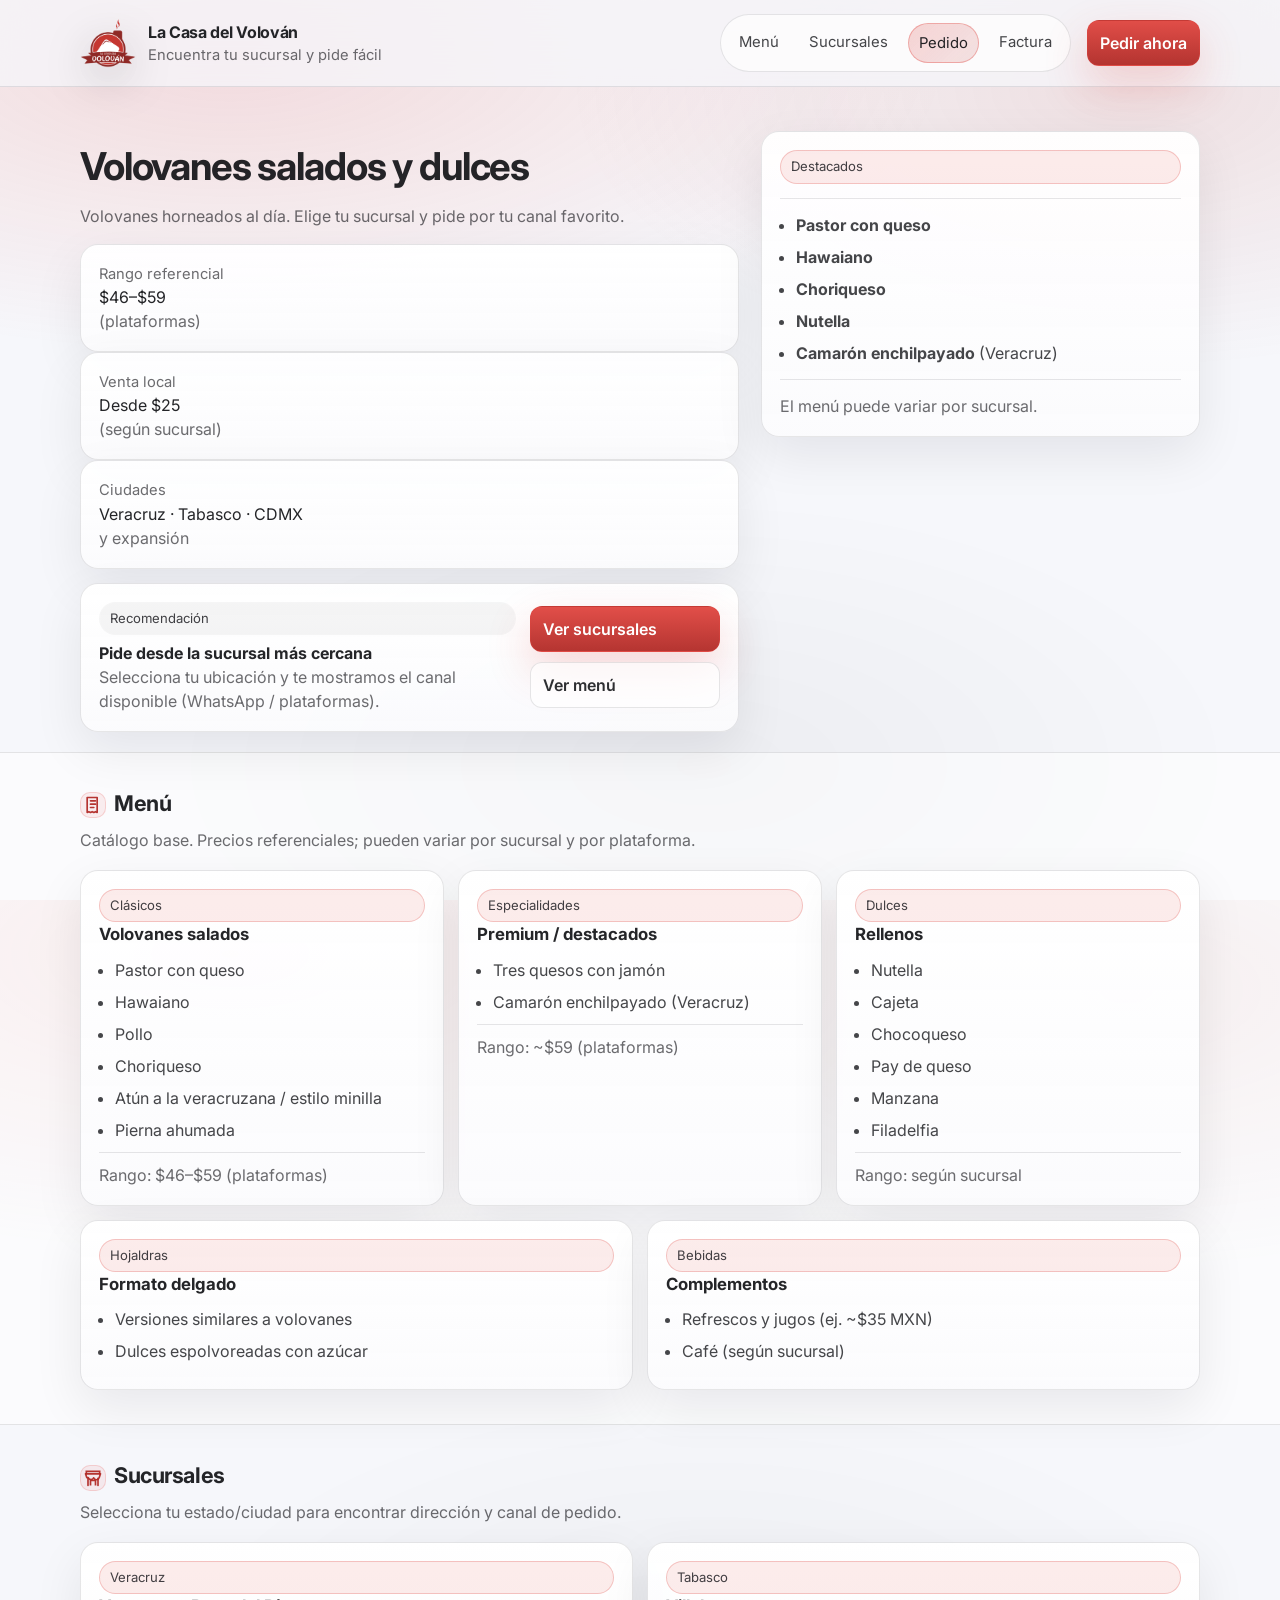
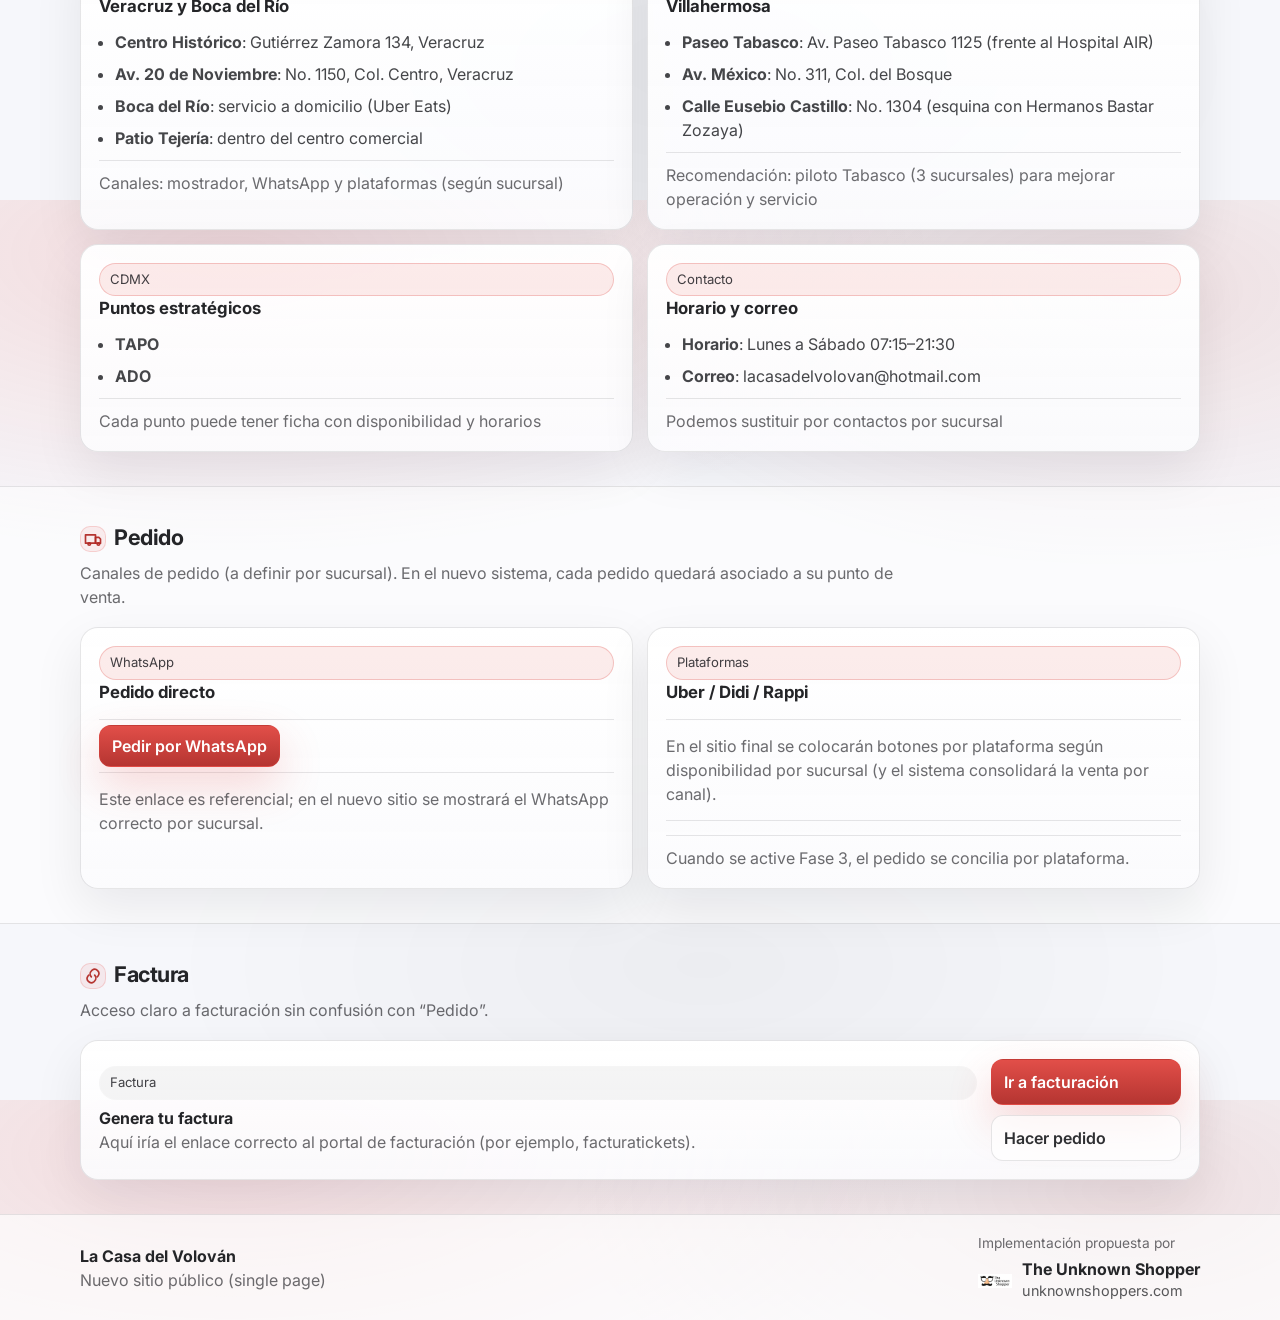
<file: propuesta/landing.html>
<!doctype html>
<html lang="es">
  <head>
    <meta charset="UTF-8" />
    <meta name="viewport" content="width=device-width, initial-scale=1.0" />
    <title>La Casa del Volován</title>
    <meta
      name="description"
      content="Volovanes salados y dulces. Encuentra tu sucursal y pide por tu canal favorito." />
    <meta name="robots" content="index,follow" />
    <meta name="theme-color" content="#b12a26" />

    <link rel="canonical" href="https://lacasadelvolovan.com/" />

    <link rel="icon" href="../logo.png" type="image/png" />
    <link rel="apple-touch-icon" href="../logo.png" />

    <meta property="og:type" content="website" />
    <meta property="og:locale" content="es_MX" />
    <meta property="og:site_name" content="La Casa del Volován" />
    <meta property="og:title" content="La Casa del Volován" />
    <meta
      property="og:description"
      content="Volovanes salados y dulces. Encuentra tu sucursal y pide por tu canal favorito." />
    <meta property="og:url" content="https://lacasadelvolovan.com/" />
    <meta property="og:image" content="https://lacasadelvolovan.com/logo.png" />

    <meta name="twitter:card" content="summary_large_image" />
    <meta name="twitter:title" content="La Casa del Volován" />
    <meta
      name="twitter:description"
      content="Volovanes salados y dulces. Encuentra tu sucursal y pide por tu canal favorito." />
    <meta name="twitter:image" content="https://lacasadelvolovan.com/logo.png" />

    <script type="application/ld+json">
      {
        "@context": "https://schema.org",
        "@type": "Restaurant",
        "name": "La Casa del Volován",
        "url": "https://lacasadelvolovan.com/",
        "image": "https://lacasadelvolovan.com/logo.png",
        "servesCuisine": "Mexican"
      }
    </script>

    <link rel="preconnect" href="https://fonts.googleapis.com" />
    <link rel="preconnect" href="https://fonts.gstatic.com" crossorigin />
    <link href="https://fonts.googleapis.com/css2?family=Inter:wght@400;500;600;700&display=swap" rel="stylesheet" />
    <link rel="stylesheet" href="styles.css" />
  </head>
  <body>
    <a class="skip" href="#contenido">Saltar al contenido</a>

    <svg class="visually-hidden" aria-hidden="true" focusable="false">
      <symbol id="i-store" viewBox="0 0 24 24">
        <path d="M4 7V4h16v3" fill="none" stroke="currentColor" stroke-width="2" stroke-linecap="round" />
        <path d="M3 7h18l-1.5 4.5a3.5 3.5 0 0 1-6.7.2 3.5 3.5 0 0 1-6.6-.2A3.5 3.5 0 0 1 4.5 11.5L3 7Z" fill="none" stroke="currentColor" stroke-width="2" stroke-linejoin="round" />
        <path d="M6 21V12.5" fill="none" stroke="currentColor" stroke-width="2" stroke-linecap="round" />
        <path d="M18 21V12.5" fill="none" stroke="currentColor" stroke-width="2" stroke-linecap="round" />
        <path d="M9 21v-6h6v6" fill="none" stroke="currentColor" stroke-width="2" stroke-linejoin="round" />
      </symbol>
      <symbol id="i-receipt" viewBox="0 0 24 24">
        <path d="M7 3h10v18l-2-1-2 1-2-1-2 1-2-1-2 1V3Z" fill="none" stroke="currentColor" stroke-width="2" stroke-linejoin="round" />
        <path d="M9 7h6M9 11h6M9 15h4" fill="none" stroke="currentColor" stroke-width="2" stroke-linecap="round" />
      </symbol>
      <symbol id="i-truck" viewBox="0 0 24 24">
        <path d="M3 7h12v10H3V7Z" fill="none" stroke="currentColor" stroke-width="2" stroke-linejoin="round" />
        <path d="M15 10h4l2 2v5h-6V10Z" fill="none" stroke="currentColor" stroke-width="2" stroke-linejoin="round" />
        <path d="M7.5 19.5a1.5 1.5 0 1 0 0-3 1.5 1.5 0 0 0 0 3Z" fill="none" stroke="currentColor" stroke-width="2" />
        <path d="M18.5 19.5a1.5 1.5 0 1 0 0-3 1.5 1.5 0 0 0 0 3Z" fill="none" stroke="currentColor" stroke-width="2" />
      </symbol>
      <symbol id="i-link" viewBox="0 0 24 24">
        <path d="M10 13a5 5 0 0 1 0-7l1-1a5 5 0 0 1 7 7l-1 1" fill="none" stroke="currentColor" stroke-width="2" stroke-linecap="round" />
        <path d="M14 11a5 5 0 0 1 0 7l-1 1a5 5 0 0 1-7-7l1-1" fill="none" stroke="currentColor" stroke-width="2" stroke-linecap="round" />
      </symbol>
    </svg>

    <header class="topbar" role="banner">
      <div class="container topbar__inner">
        <div class="brand">
          <img class="brand__logo" src="../logo.png" alt="La Casa del Volován" />
          <div class="brand__meta">
            <div class="brand__title">La Casa del Volován</div>
            <div class="brand__subtitle">Encuentra tu sucursal y pide fácil</div>
          </div>
        </div>

        <nav class="nav" aria-label="Secciones">
          <a class="nav__link" href="#menu">Menú</a>
          <a class="nav__link" href="#sucursales">Sucursales</a>
          <a class="nav__link" href="#pedido">Pedido</a>
          <a class="nav__link" href="#factura">Factura</a>
        </nav>

        <div class="actions">
          <a class="btn" href="#pedido">Pedir ahora</a>
        </div>
      </div>
    </header>

    <main id="contenido">
      <section class="hero" id="hero">
        <div class="container hero__grid">
          <div>
            <h1>Volovanes salados y dulces</h1>
            <p class="muted">
              Volovanes horneados al día. Elige tu sucursal y pide por tu canal favorito.
            </p>

            <div class="stats">
              <div class="stat card">
                <div class="stat__label">Rango referencial</div>
                <div class="stat__value">$46–$59</div>
                <div class="muted">(plataformas)</div>
              </div>
              <div class="stat card">
                <div class="stat__label">Venta local</div>
                <div class="stat__value">Desde $25</div>
                <div class="muted">(según sucursal)</div>
              </div>
              <div class="stat card">
                <div class="stat__label">Ciudades</div>
                <div class="stat__value">Veracruz · Tabasco · CDMX</div>
                <div class="muted">y expansión</div>
              </div>
            </div>

            <div class="cta card" style="margin-top:14px">
              <div>
                <div class="pill">Recomendación</div>
                <div class="cta__title">Pide desde la sucursal más cercana</div>
                <div class="muted">Selecciona tu ubicación y te mostramos el canal disponible (WhatsApp / plataformas).</div>
              </div>
              <div class="cta__actions">
                <a class="btn" href="#sucursales">Ver sucursales</a>
                <a class="btn btn--ghost" href="#menu">Ver menú</a>
              </div>
            </div>
          </div>

          <aside class="card card--hero">
            <div class="pill pill--soft">Destacados</div>
            <div class="divider"></div>
            <ul class="bullets">
              <li><strong>Pastor con queso</strong></li>
              <li><strong>Hawaiano</strong></li>
              <li><strong>Choriqueso</strong></li>
              <li><strong>Nutella</strong></li>
              <li><strong>Camarón enchilpayado</strong> (Veracruz)</li>
            </ul>
            <div class="divider"></div>
            <div class="muted">El menú puede variar por sucursal.</div>
          </aside>
        </div>
      </section>

      <section id="menu" class="section section--alt">
        <div class="container">
          <header class="section__header">
            <h2><span class="iconInline" aria-hidden="true"><svg class="icon"><use href="#i-receipt" /></svg></span>Menú</h2>
            <p>Catálogo base. Precios referenciales; pueden variar por sucursal y por plataforma.</p>
          </header>

          <div class="grid-3">
            <article class="card">
              <div class="pill pill--soft">Clásicos</div>
              <h3>Volovanes salados</h3>
              <ul class="bullets">
                <li>Pastor con queso</li>
                <li>Hawaiano</li>
                <li>Pollo</li>
                <li>Choriqueso</li>
                <li>Atún a la veracruzana / estilo minilla</li>
                <li>Pierna ahumada</li>
              </ul>
              <div class="outcome">Rango: $46–$59 (plataformas)</div>
            </article>

            <article class="card">
              <div class="pill pill--soft">Especialidades</div>
              <h3>Premium / destacados</h3>
              <ul class="bullets">
                <li>Tres quesos con jamón</li>
                <li>Camarón enchilpayado (Veracruz)</li>
              </ul>
              <div class="outcome">Rango: ~$59 (plataformas)</div>
            </article>

            <article class="card">
              <div class="pill pill--soft">Dulces</div>
              <h3>Rellenos</h3>
              <ul class="bullets">
                <li>Nutella</li>
                <li>Cajeta</li>
                <li>Chocoqueso</li>
                <li>Pay de queso</li>
                <li>Manzana</li>
                <li>Filadelfia</li>
              </ul>
              <div class="outcome">Rango: según sucursal</div>
            </article>
          </div>

          <div class="grid-2" style="margin-top:14px">
            <article class="card">
              <div class="pill pill--soft">Hojaldras</div>
              <h3>Formato delgado</h3>
              <ul class="bullets">
                <li>Versiones similares a volovanes</li>
                <li>Dulces espolvoreadas con azúcar</li>
              </ul>
            </article>

            <article class="card">
              <div class="pill pill--soft">Bebidas</div>
              <h3>Complementos</h3>
              <ul class="bullets">
                <li>Refrescos y jugos (ej. ~$35 MXN)</li>
                <li>Café (según sucursal)</li>
              </ul>
            </article>
          </div>
        </div>
      </section>

      <section id="sucursales" class="section">
        <div class="container">
          <header class="section__header">
            <h2><span class="iconInline" aria-hidden="true"><svg class="icon"><use href="#i-store" /></svg></span>Sucursales</h2>
            <p>Selecciona tu estado/ciudad para encontrar dirección y canal de pedido.</p>
          </header>

          <div class="grid-2">
            <article class="card">
              <div class="pill pill--soft">Veracruz</div>
              <h3>Veracruz y Boca del Río</h3>
              <ul class="bullets">
                <li><strong>Centro Histórico</strong>: Gutiérrez Zamora 134, Veracruz</li>
                <li><strong>Av. 20 de Noviembre</strong>: No. 1150, Col. Centro, Veracruz</li>
                <li><strong>Boca del Río</strong>: servicio a domicilio (Uber Eats)</li>
                <li><strong>Patio Tejería</strong>: dentro del centro comercial</li>
              </ul>
              <div class="outcome">Canales: mostrador, WhatsApp y plataformas (según sucursal)</div>
            </article>

            <article class="card">
              <div class="pill pill--soft">Tabasco</div>
              <h3>Villahermosa</h3>
              <ul class="bullets">
                <li><strong>Paseo Tabasco</strong>: Av. Paseo Tabasco 1125 (frente al Hospital AIR)</li>
                <li><strong>Av. México</strong>: No. 311, Col. del Bosque</li>
                <li><strong>Calle Eusebio Castillo</strong>: No. 1304 (esquina con Hermanos Bastar Zozaya)</li>
              </ul>
              <div class="outcome">Recomendación: piloto Tabasco (3 sucursales) para mejorar operación y servicio</div>
            </article>
          </div>

          <div class="grid-2" style="margin-top:14px">
            <article class="card">
              <div class="pill pill--soft">CDMX</div>
              <h3>Puntos estratégicos</h3>
              <ul class="bullets">
                <li><strong>TAPO</strong></li>
                <li><strong>ADO</strong></li>
              </ul>
              <div class="outcome">Cada punto puede tener ficha con disponibilidad y horarios</div>
            </article>

            <article class="card">
              <div class="pill pill--soft">Contacto</div>
              <h3>Horario y correo</h3>
              <ul class="bullets">
                <li><strong>Horario</strong>: Lunes a Sábado 07:15–21:30</li>
                <li><strong>Correo</strong>: lacasadelvolovan@hotmail.com</li>
              </ul>
              <div class="outcome">Podemos sustituir por contactos por sucursal</div>
            </article>
          </div>
        </div>
      </section>

      <section id="pedido" class="section section--alt">
        <div class="container">
          <header class="section__header">
            <h2><span class="iconInline" aria-hidden="true"><svg class="icon"><use href="#i-truck" /></svg></span>Pedido</h2>
            <p>Canales de pedido (a definir por sucursal). En el nuevo sistema, cada pedido quedará asociado a su punto de venta.</p>
          </header>

          <div class="grid-2">
            <article class="card">
              <div class="pill pill--soft">WhatsApp</div>
              <h3>Pedido directo</h3>
              <div class="divider"></div>
              <a class="btn" href="https://wa.me/522295236683?text=Hola%2C%20me%20interesan%20sus%20volovanes" target="_blank" rel="noopener noreferrer">Pedir por WhatsApp</a>
              <div class="divider"></div>
              <div class="muted">Este enlace es referencial; en el nuevo sitio se mostrará el WhatsApp correcto por sucursal.</div>
            </article>

            <article class="card">
              <div class="pill pill--soft">Plataformas</div>
              <h3>Uber / Didi / Rappi</h3>
              <div class="divider"></div>
              <div class="muted">
                En el sitio final se colocarán botones por plataforma según disponibilidad por sucursal (y el sistema consolidará la
                venta por canal).
              </div>
              <div class="divider"></div>
              <div class="outcome">Cuando se active Fase 3, el pedido se concilia por plataforma.</div>
            </article>
          </div>
        </div>
      </section>

      <section id="factura" class="section">
        <div class="container">
          <header class="section__header">
            <h2><span class="iconInline" aria-hidden="true"><svg class="icon"><use href="#i-link" /></svg></span>Factura</h2>
            <p>Acceso claro a facturación sin confusión con “Pedido”.</p>
          </header>

          <div class="cta card">
            <div>
              <div class="pill">Factura</div>
              <div class="cta__title">Genera tu factura</div>
              <div class="muted">Aquí iría el enlace correcto al portal de facturación (por ejemplo, facturatickets).</div>
            </div>
            <div class="cta__actions">
              <a class="btn" href="https://lacasadelvolovan.com/facturatickets/" target="_blank" rel="noopener noreferrer">Ir a facturación</a>
              <a class="btn btn--ghost" href="#pedido">Hacer pedido</a>
            </div>
          </div>
        </div>
      </section>

      <footer class="footer" role="contentinfo">
        <div class="container footer__inner">
          <div>
            <div class="footer__brand">La Casa del Volován</div>
            <div class="muted">Nuevo sitio público (single page)</div>
          </div>

          <div class="footer__by">
            <div class="footer__byLabel">Implementación propuesta por</div>
            <div class="footer__byRow">
              <img class="footer__byLogo" src="../tuslogo.png" alt="The Unknown Shopper" />
              <div>
                <div class="footer__byName">The Unknown Shopper</div>
                <a class="footer__byLink" href="https://unknownshoppers.com" target="_blank" rel="noopener noreferrer">unknownshoppers.com</a>
              </div>
            </div>
          </div>
        </div>
      </footer>
    </main>

    <script src="app.js"></script>
  </body>
</html>
</file>
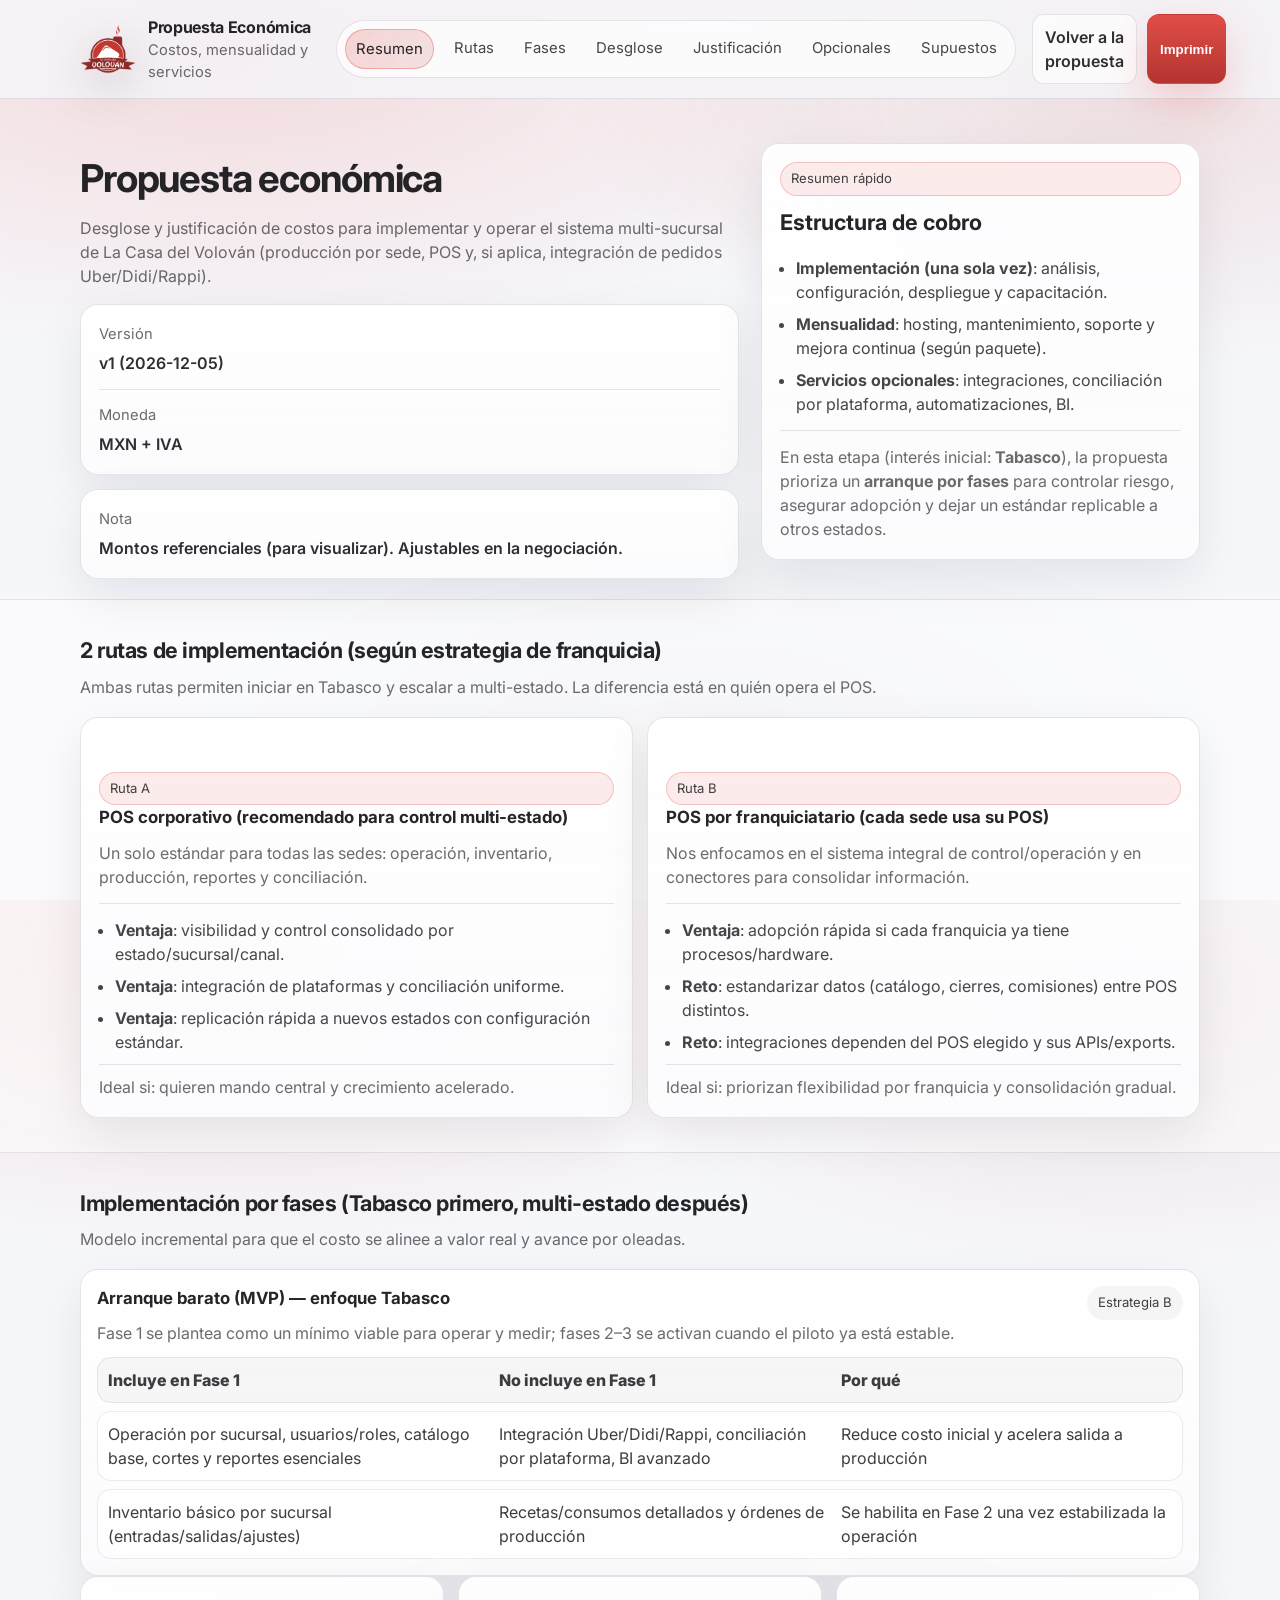
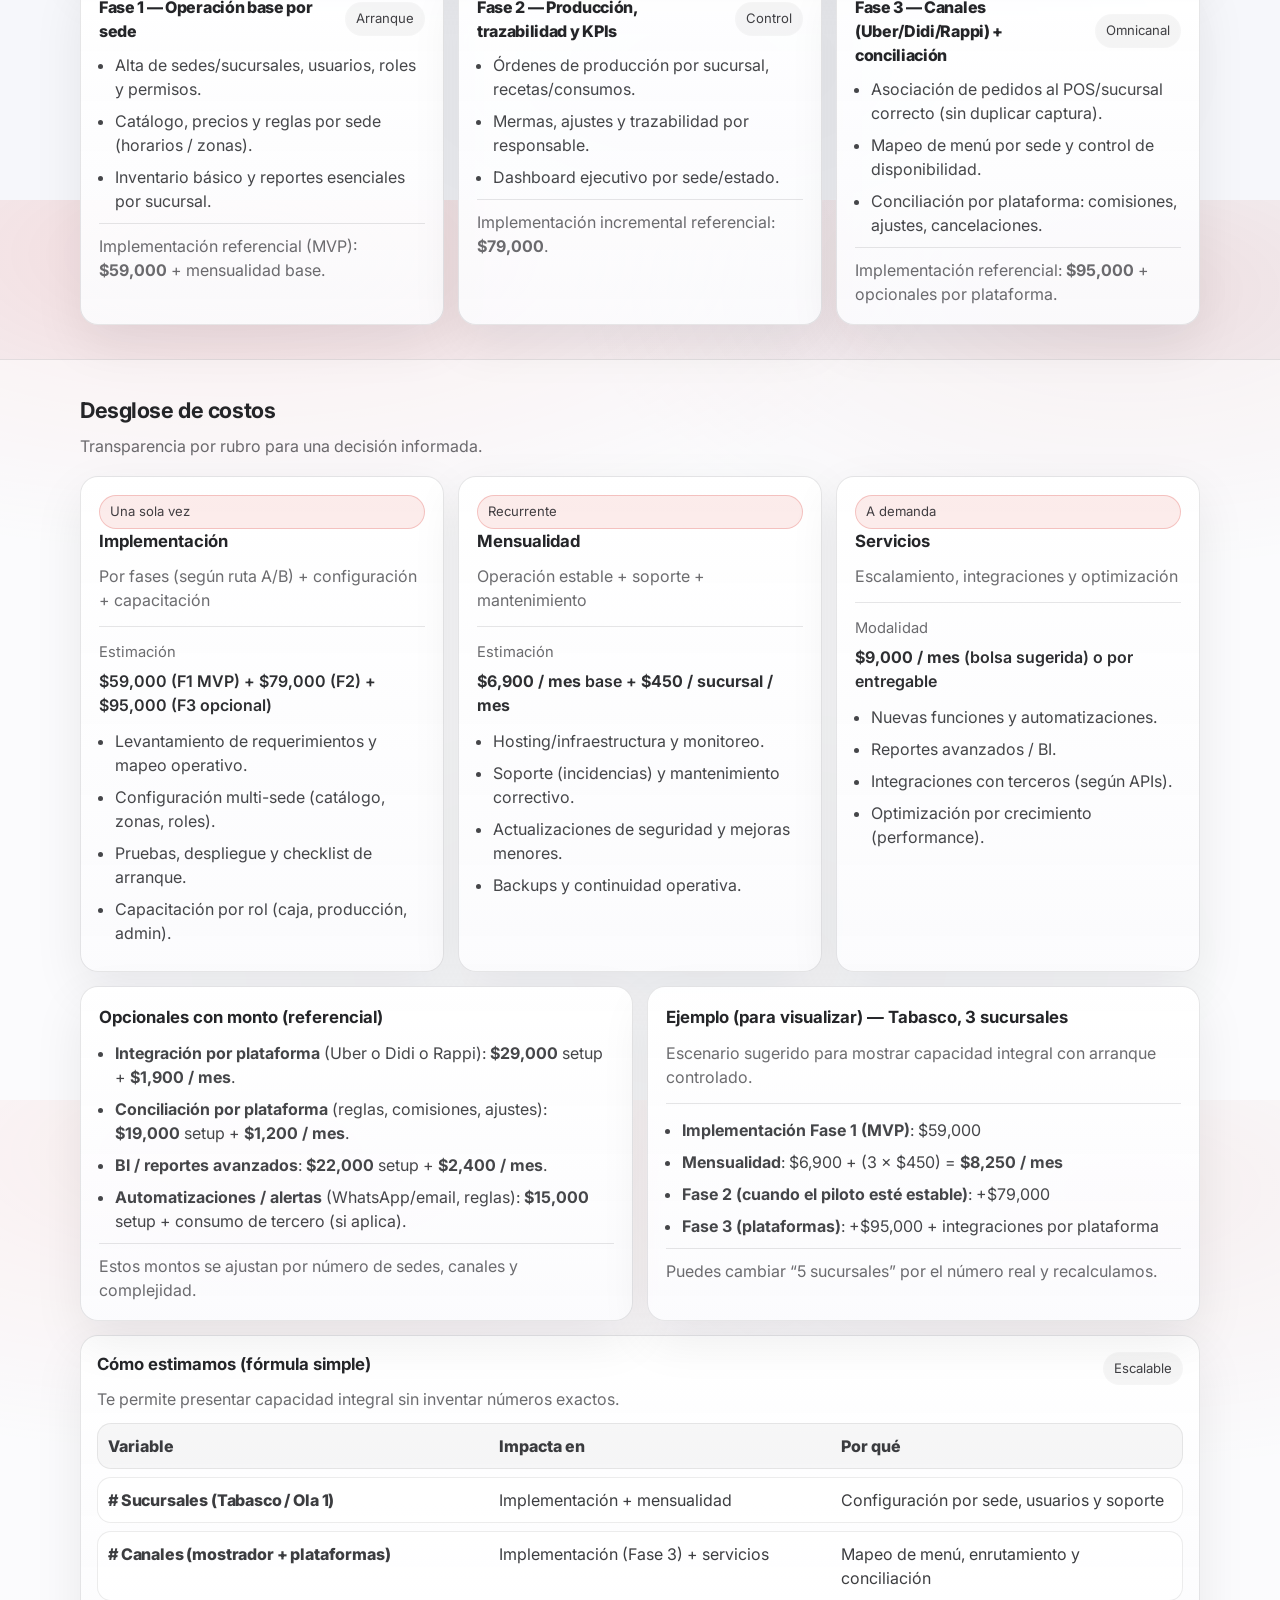
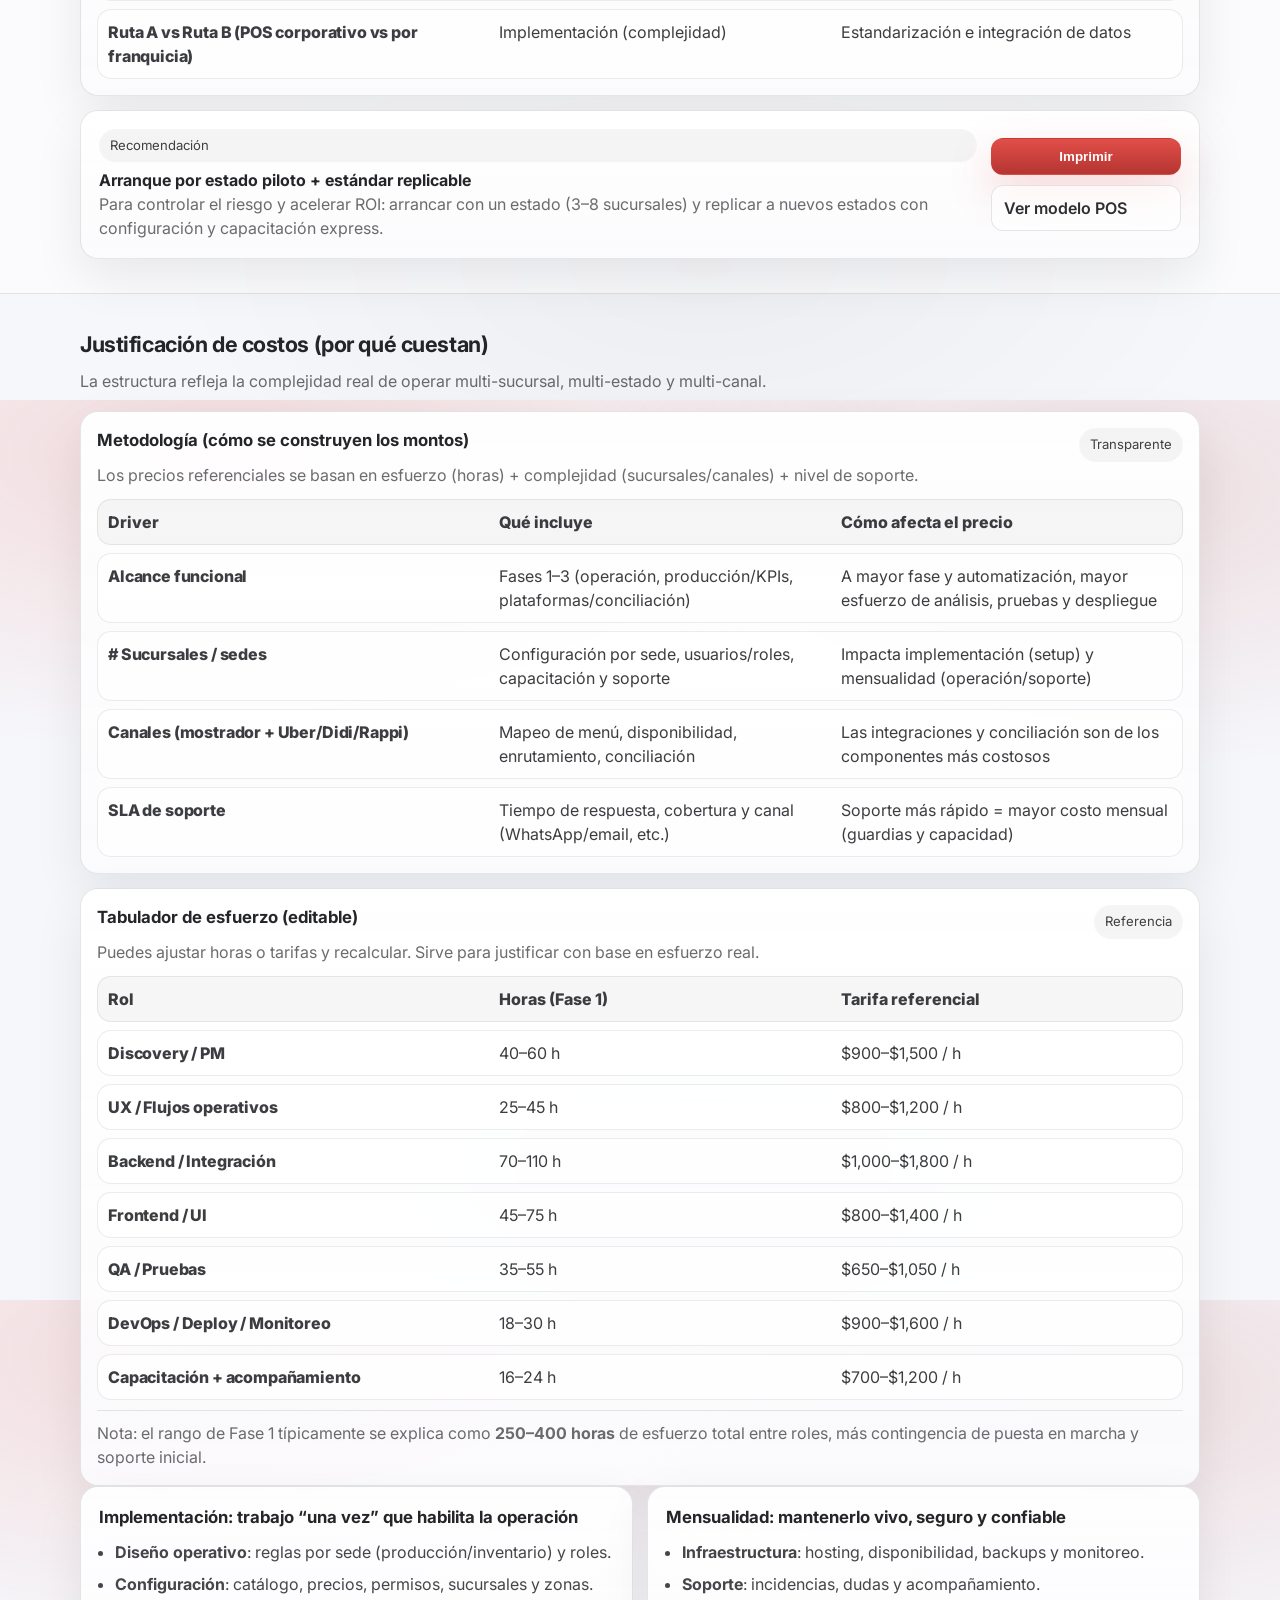
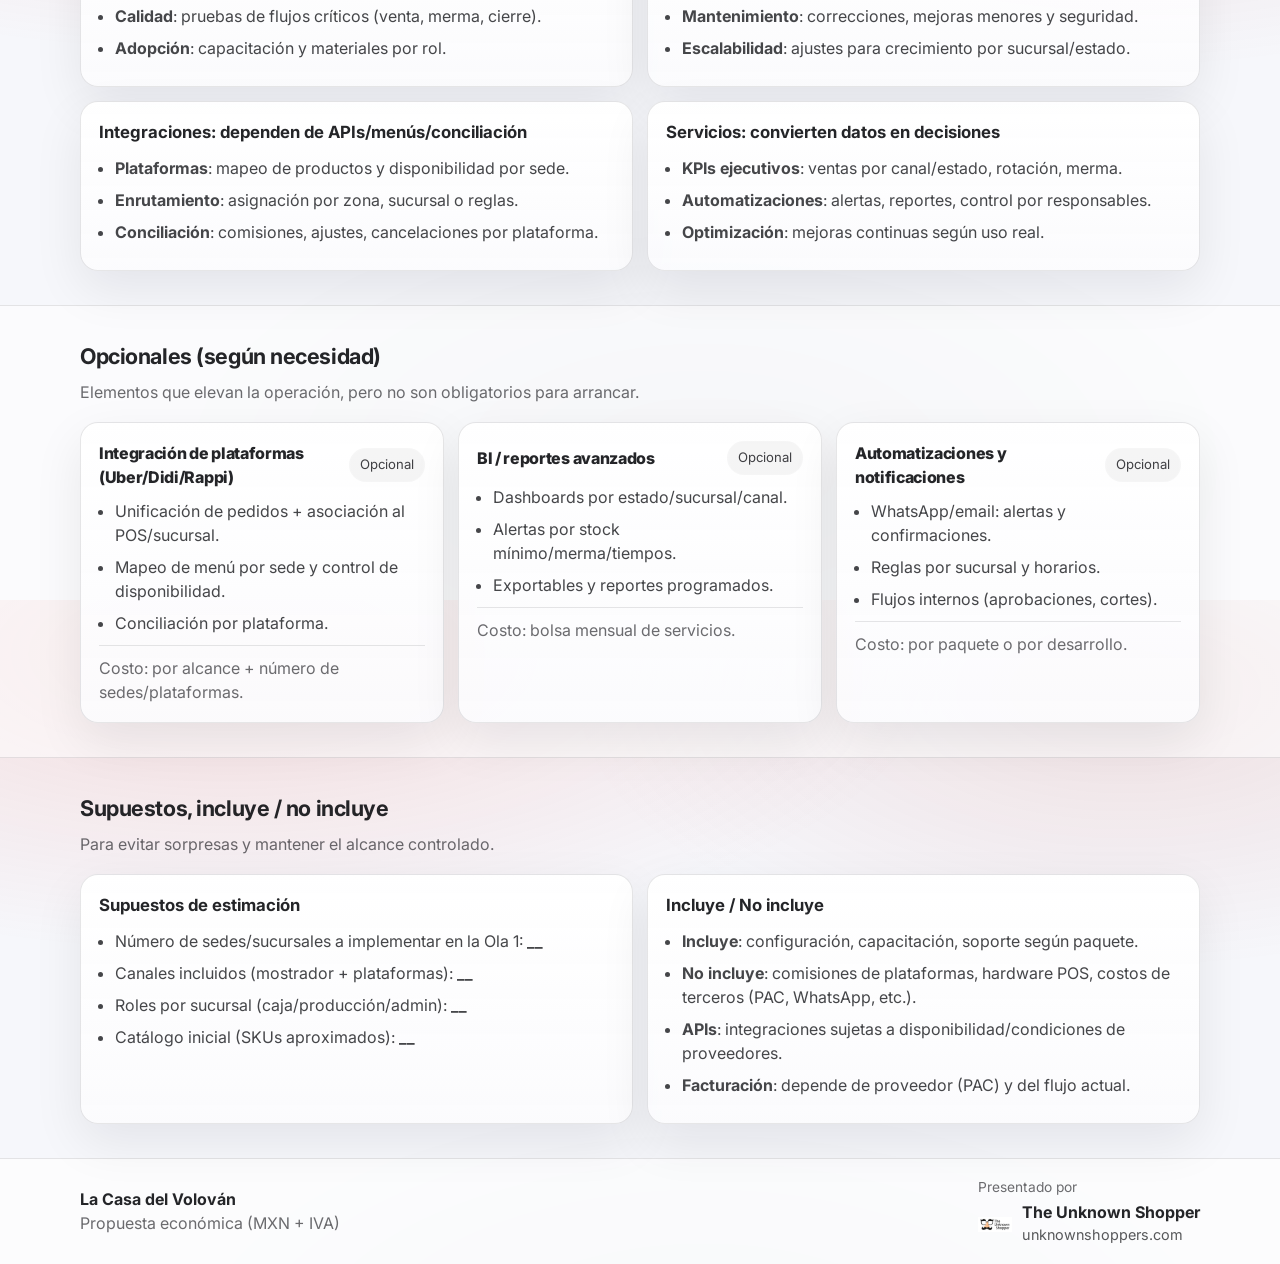
<file: propuesta/propeco.html>
<!doctype html>
<html lang="es">
  <head>
    <meta charset="UTF-8" />
    <meta name="viewport" content="width=device-width, initial-scale=1.0" />
    <title>Propuesta Económica | La Casa del Volován</title>
    <meta
      name="description"
      content="Propuesta económica para la implementación del sistema multi-sucursal de La Casa del Volován: costos de implementación, mensualidad, servicios e integraciones." />
    <meta name="robots" content="index,follow" />
    <meta name="theme-color" content="#b12a26" />

    <link rel="canonical" href="https://unknownshopper.github.io/lacasadelvolovan/propuesta/propeco.html" />

    <link rel="icon" href="../logo.png" type="image/png" />
    <link rel="apple-touch-icon" href="../logo.png" />

    <meta property="og:type" content="website" />
    <meta property="og:locale" content="es_MX" />
    <meta property="og:site_name" content="La Casa del Volován" />
    <meta property="og:title" content="Propuesta Económica | La Casa del Volován" />
    <meta
      property="og:description"
      content="Desglose y justificación de costos: implementación, mensualidad, servicios e integraciones para sistema multi-sucursal." />
    <meta property="og:url" content="https://unknownshopper.github.io/lacasadelvolovan/propuesta/propeco.html" />
    <meta property="og:image" content="https://unknownshopper.github.io/lacasadelvolovan/logo.png" />
    <meta property="og:image:type" content="image/png" />
    <meta property="og:image:width" content="512" />
    <meta property="og:image:height" content="512" />
    <meta property="og:image:alt" content="La Casa del Volován" />

    <meta name="twitter:card" content="summary_large_image" />
    <meta name="twitter:title" content="Propuesta Económica | La Casa del Volován" />
    <meta
      name="twitter:description"
      content="Desglose de costos de implementación y operación mensual para el sistema multi-sucursal." />
    <meta name="twitter:image" content="https://unknownshopper.github.io/lacasadelvolovan/logo.png" />
    <meta name="twitter:image:alt" content="La Casa del Volován" />

    <script type="application/ld+json">
      {
        "@context": "https://schema.org",
        "@type": "WebPage",
        "name": "Propuesta Económica | La Casa del Volován",
        "url": "https://unknownshopper.github.io/lacasadelvolovan/propuesta/propeco.html",
        "description": "Propuesta económica: costos de implementación, mensualidad, servicios e integraciones para un sistema multi-sucursal.",
        "isPartOf": {
          "@type": "WebSite",
          "name": "La Casa del Volován",
          "url": "https://unknownshopper.github.io/lacasadelvolovan/"
        },
        "publisher": {
          "@type": "Organization",
          "name": "The Unknown Shopper",
          "url": "https://unknownshoppers.com"
        }
      }
    </script>

    <link rel="preconnect" href="https://fonts.googleapis.com" />
    <link rel="preconnect" href="https://fonts.gstatic.com" crossorigin />
    <link href="https://fonts.googleapis.com/css2?family=Inter:wght@400;500;600;700&display=swap" rel="stylesheet" />
    <link rel="stylesheet" href="styles.css" />
  </head>
  <body>
    <a class="skip" href="#contenido">Saltar al contenido</a>

    <header class="topbar" role="banner">
      <div class="container topbar__inner">
        <div class="brand">
          <img class="brand__logo" src="../logo.png" alt="La Casa del Volován" />
          <div class="brand__meta">
            <div class="brand__title">Propuesta Económica</div>
            <div class="brand__subtitle">Costos, mensualidad y servicios</div>
          </div>
        </div>

        <nav class="nav" aria-label="Secciones">
          <a class="nav__link" href="#resumen">Resumen</a>
          <a class="nav__link" href="#rutas">Rutas</a>
          <a class="nav__link" href="#fases">Fases</a>
          <a class="nav__link" href="#desglose">Desglose</a>
          <a class="nav__link" href="#justificacion">Justificación</a>
          <a class="nav__link" href="#opciones">Opcionales</a>
          <a class="nav__link" href="#supuestos">Supuestos</a>
        </nav>

        <div class="actions">
          <a class="btn btn--ghost" href="index.html">Volver a la propuesta</a>
          <button class="btn" id="btnPrint" type="button">Imprimir</button>
        </div>
      </div>
    </header>

    <main id="contenido">
      <section class="hero" id="resumen">
        <div class="container hero__grid">
          <div>
            <h1>Propuesta económica</h1>
            <p class="muted">
              Desglose y justificación de costos para implementar y operar el sistema multi-sucursal de La Casa del Volován
              (producción por sede, POS y, si aplica, integración de pedidos Uber/Didi/Rappi).
            </p>
            <div class="mini card">
              <div class="mini__label">Versión</div>
              <div class="mini__value" id="versionTag">v1</div>
              <div class="divider"></div>
              <div class="mini__label">Moneda</div>
              <div class="mini__value">MXN + IVA</div>
            </div>

            <div class="mini card" style="margin-top:14px">
              <div class="mini__label">Nota</div>
              <div class="mini__value">Montos referenciales (para visualizar). Ajustables en la negociación.</div>
            </div>
          </div>

          <aside class="card card--hero">
            <div class="pill pill--soft">Resumen rápido</div>
            <h2 style="margin-top:10px">Estructura de cobro</h2>
            <ul class="bullets">
              <li><strong>Implementación (una sola vez)</strong>: análisis, configuración, despliegue y capacitación.</li>
              <li><strong>Mensualidad</strong>: hosting, mantenimiento, soporte y mejora continua (según paquete).</li>
              <li><strong>Servicios opcionales</strong>: integraciones, conciliación por plataforma, automatizaciones, BI.</li>
            </ul>
            <div class="divider"></div>
            <div class="muted">
              En esta etapa (interés inicial: <strong>Tabasco</strong>), la propuesta prioriza un <strong>arranque por fases</strong>
              para controlar riesgo, asegurar adopción y dejar un estándar replicable a otros estados.
            </div>
          </aside>
        </div>
      </section>

      <section id="rutas" class="section section--alt">
        <div class="container">
          <header class="section__header">
            <h2>2 rutas de implementación (según estrategia de franquicia)</h2>
            <p>Ambas rutas permiten iniciar en Tabasco y escalar a multi-estado. La diferencia está en quién opera el POS.</p>
          </header>

          <div class="compare">
            <article class="card compare__card">
              <div class="pill pill--soft">Ruta A</div>
              <h3>POS corporativo (recomendado para control multi-estado)</h3>
              <div class="muted">Un solo estándar para todas las sedes: operación, inventario, producción, reportes y conciliación.</div>
              <div class="divider"></div>
              <ul class="bullets">
                <li><strong>Ventaja</strong>: visibilidad y control consolidado por estado/sucursal/canal.</li>
                <li><strong>Ventaja</strong>: integración de plataformas y conciliación uniforme.</li>
                <li><strong>Ventaja</strong>: replicación rápida a nuevos estados con configuración estándar.</li>
              </ul>
              <div class="outcome">Ideal si: quieren mando central y crecimiento acelerado.</div>
            </article>

            <article class="card compare__card">
              <div class="pill pill--soft">Ruta B</div>
              <h3>POS por franquiciatario (cada sede usa su POS)</h3>
              <div class="muted">Nos enfocamos en el sistema integral de control/operación y en conectores para consolidar información.</div>
              <div class="divider"></div>
              <ul class="bullets">
                <li><strong>Ventaja</strong>: adopción rápida si cada franquicia ya tiene procesos/hardware.</li>
                <li><strong>Reto</strong>: estandarizar datos (catálogo, cierres, comisiones) entre POS distintos.</li>
                <li><strong>Reto</strong>: integraciones dependen del POS elegido y sus APIs/exports.</li>
              </ul>
              <div class="outcome">Ideal si: priorizan flexibilidad por franquicia y consolidación gradual.</div>
            </article>
          </div>
        </div>
      </section>

      <section id="fases" class="section">
        <div class="container">
          <header class="section__header">
            <h2>Implementación por fases (Tabasco primero, multi-estado después)</h2>
            <p>Modelo incremental para que el costo se alinee a valor real y avance por oleadas.</p>
          </header>

          <div class="compareMatrix card" aria-label="MVP de arranque">
            <div class="compareMatrix__head">
              <div>
                <h3>Arranque barato (MVP) — enfoque Tabasco</h3>
                <div class="muted">Fase 1 se plantea como un mínimo viable para operar y medir; fases 2–3 se activan cuando el piloto ya está estable.</div>
              </div>
              <div class="pill">Estrategia B</div>
            </div>

            <div class="compareMatrix__grid" role="table">
              <div class="cmRow cmRow--head" role="row">
                <div class="cmCell" role="columnheader">Incluye en Fase 1</div>
                <div class="cmCell" role="columnheader">No incluye en Fase 1</div>
                <div class="cmCell" role="columnheader">Por qué</div>
              </div>

              <div class="cmRow" role="row">
                <div class="cmCell" role="cell">Operación por sucursal, usuarios/roles, catálogo base, cortes y reportes esenciales</div>
                <div class="cmCell" role="cell">Integración Uber/Didi/Rappi, conciliación por plataforma, BI avanzado</div>
                <div class="cmCell" role="cell">Reduce costo inicial y acelera salida a producción</div>
              </div>

              <div class="cmRow" role="row">
                <div class="cmCell" role="cell">Inventario básico por sucursal (entradas/salidas/ajustes)</div>
                <div class="cmCell" role="cell">Recetas/consumos detallados y órdenes de producción</div>
                <div class="cmCell" role="cell">Se habilita en Fase 2 una vez estabilizada la operación</div>
              </div>
            </div>
          </div>

          <div class="timeline">
            <div class="step card">
              <div class="step__head">
                <div class="step__title">Fase 1 — Operación base por sede</div>
                <div class="pill">Arranque</div>
              </div>
              <ul class="bullets">
                <li>Alta de sedes/sucursales, usuarios, roles y permisos.</li>
                <li>Catálogo, precios y reglas por sede (horarios / zonas).</li>
                <li>Inventario básico y reportes esenciales por sucursal.</li>
              </ul>
              <div class="outcome">Implementación referencial (MVP): <strong>$59,000</strong> + mensualidad base.</div>
            </div>

            <div class="step card">
              <div class="step__head">
                <div class="step__title">Fase 2 — Producción, trazabilidad y KPIs</div>
                <div class="pill">Control</div>
              </div>
              <ul class="bullets">
                <li>Órdenes de producción por sucursal, recetas/consumos.</li>
                <li>Mermas, ajustes y trazabilidad por responsable.</li>
                <li>Dashboard ejecutivo por sede/estado.</li>
              </ul>
              <div class="outcome">Implementación incremental referencial: <strong>$79,000</strong>.</div>
            </div>

            <div class="step card">
              <div class="step__head">
                <div class="step__title">Fase 3 — Canales (Uber/Didi/Rappi) + conciliación</div>
                <div class="pill">Omnicanal</div>
              </div>
              <ul class="bullets">
                <li>Asociación de pedidos al POS/sucursal correcto (sin duplicar captura).</li>
                <li>Mapeo de menú por sede y control de disponibilidad.</li>
                <li>Conciliación por plataforma: comisiones, ajustes, cancelaciones.</li>
              </ul>
              <div class="outcome">Implementación referencial: <strong>$95,000</strong> + opcionales por plataforma.</div>
            </div>
          </div>
        </div>
      </section>

      <section id="desglose" class="section section--alt">
        <div class="container">
          <header class="section__header">
            <h2>Desglose de costos</h2>
            <p>Transparencia por rubro para una decisión informada.</p>
          </header>

          <div class="grid-3">
            <article class="card">
              <div class="pill pill--soft">Una sola vez</div>
              <h3>Implementación</h3>
              <div class="muted">Por fases (según ruta A/B) + configuración + capacitación</div>
              <div class="divider"></div>
              <div class="mini__label">Estimación</div>
              <div class="mini__value">$59,000 (F1 MVP) + $79,000 (F2) + $95,000 (F3 opcional)</div>
              <ul class="bullets" style="margin-top:12px">
                <li>Levantamiento de requerimientos y mapeo operativo.</li>
                <li>Configuración multi-sede (catálogo, zonas, roles).</li>
                <li>Pruebas, despliegue y checklist de arranque.</li>
                <li>Capacitación por rol (caja, producción, admin).</li>
              </ul>
            </article>

            <article class="card">
              <div class="pill pill--soft">Recurrente</div>
              <h3>Mensualidad</h3>
              <div class="muted">Operación estable + soporte + mantenimiento</div>
              <div class="divider"></div>
              <div class="mini__label">Estimación</div>
              <div class="mini__value"><strong>$6,900 / mes</strong> base + <strong>$450 / sucursal / mes</strong></div>
              <ul class="bullets" style="margin-top:12px">
                <li>Hosting/infraestructura y monitoreo.</li>
                <li>Soporte (incidencias) y mantenimiento correctivo.</li>
                <li>Actualizaciones de seguridad y mejoras menores.</li>
                <li>Backups y continuidad operativa.</li>
              </ul>
            </article>

            <article class="card">
              <div class="pill pill--soft">A demanda</div>
              <h3>Servicios</h3>
              <div class="muted">Escalamiento, integraciones y optimización</div>
              <div class="divider"></div>
              <div class="mini__label">Modalidad</div>
              <div class="mini__value"><strong>$9,000 / mes</strong> (bolsa sugerida) o por entregable</div>
              <ul class="bullets" style="margin-top:12px">
                <li>Nuevas funciones y automatizaciones.</li>
                <li>Reportes avanzados / BI.</li>
                <li>Integraciones con terceros (según APIs).</li>
                <li>Optimización por crecimiento (performance).</li>
              </ul>
            </article>
          </div>

          <div class="grid-2" style="margin-top:14px">
            <article class="card">
              <h3>Opcionales con monto (referencial)</h3>
              <ul class="bullets">
                <li><strong>Integración por plataforma</strong> (Uber o Didi o Rappi): <strong>$29,000</strong> setup + <strong>$1,900 / mes</strong>.</li>
                <li><strong>Conciliación por plataforma</strong> (reglas, comisiones, ajustes): <strong>$19,000</strong> setup + <strong>$1,200 / mes</strong>.</li>
                <li><strong>BI / reportes avanzados</strong>: <strong>$22,000</strong> setup + <strong>$2,400 / mes</strong>.</li>
                <li><strong>Automatizaciones / alertas</strong> (WhatsApp/email, reglas): <strong>$15,000</strong> setup + consumo de tercero (si aplica).</li>
              </ul>
              <div class="outcome">Estos montos se ajustan por número de sedes, canales y complejidad.</div>
            </article>

            <article class="card">
              <h3>Ejemplo (para visualizar) — Tabasco, 3 sucursales</h3>
              <div class="muted">Escenario sugerido para mostrar capacidad integral con arranque controlado.</div>
              <div class="divider"></div>
              <ul class="bullets">
                <li><strong>Implementación Fase 1 (MVP)</strong>: $59,000</li>
                <li><strong>Mensualidad</strong>: $6,900 + (3 × $450) = <strong>$8,250 / mes</strong></li>
                <li><strong>Fase 2 (cuando el piloto esté estable)</strong>: +$79,000</li>
                <li><strong>Fase 3 (plataformas)</strong>: +$95,000 + integraciones por plataforma</li>
              </ul>
              <div class="outcome">Puedes cambiar “5 sucursales” por el número real y recalculamos.</div>
            </article>
          </div>

          <div class="compareMatrix card" aria-label="Fórmula de estimación">
            <div class="compareMatrix__head">
              <div>
                <h3>Cómo estimamos (fórmula simple)</h3>
                <div class="muted">Te permite presentar capacidad integral sin inventar números exactos.</div>
              </div>
              <div class="pill">Escalable</div>
            </div>

            <div class="compareMatrix__grid" role="table">
              <div class="cmRow cmRow--head" role="row">
                <div class="cmCell" role="columnheader">Variable</div>
                <div class="cmCell" role="columnheader">Impacta en</div>
                <div class="cmCell" role="columnheader">Por qué</div>
              </div>

              <div class="cmRow" role="row">
                <div class="cmCell cmCell--k" role="cell"># Sucursales (Tabasco / Ola 1)</div>
                <div class="cmCell" role="cell">Implementación + mensualidad</div>
                <div class="cmCell" role="cell">Configuración por sede, usuarios y soporte</div>
              </div>

              <div class="cmRow" role="row">
                <div class="cmCell cmCell--k" role="cell"># Canales (mostrador + plataformas)</div>
                <div class="cmCell" role="cell">Implementación (Fase 3) + servicios</div>
                <div class="cmCell" role="cell">Mapeo de menú, enrutamiento y conciliación</div>
              </div>

              <div class="cmRow" role="row">
                <div class="cmCell cmCell--k" role="cell">Ruta A vs Ruta B (POS corporativo vs por franquicia)</div>
                <div class="cmCell" role="cell">Implementación (complejidad)</div>
                <div class="cmCell" role="cell">Estandarización e integración de datos</div>
              </div>
            </div>
          </div>

          <div class="cta card" style="margin-top:14px">
            <div>
              <div class="pill">Recomendación</div>
              <div class="cta__title">Arranque por estado piloto + estándar replicable</div>
              <div class="muted">
                Para controlar el riesgo y acelerar ROI: arrancar con un estado (3–8 sucursales) y replicar a nuevos estados
                con configuración y capacitación express.
              </div>
            </div>
            <div class="cta__actions">
              <button class="btn" id="btnPrint2" type="button">Imprimir</button>
              <a class="btn btn--ghost" href="index.html#modelo-pos">Ver modelo POS</a>
            </div>
          </div>
        </div>
      </section>

      <section id="justificacion" class="section">
        <div class="container">
          <header class="section__header">
            <h2>Justificación de costos (por qué cuestan)</h2>
            <p>La estructura refleja la complejidad real de operar multi-sucursal, multi-estado y multi-canal.</p>
          </header>

          <div class="compareMatrix card" aria-label="Metodología de estimación">
            <div class="compareMatrix__head">
              <div>
                <h3>Metodología (cómo se construyen los montos)</h3>
                <div class="muted">Los precios referenciales se basan en esfuerzo (horas) + complejidad (sucursales/canales) + nivel de soporte.</div>
              </div>
              <div class="pill">Transparente</div>
            </div>

            <div class="compareMatrix__grid" role="table">
              <div class="cmRow cmRow--head" role="row">
                <div class="cmCell" role="columnheader">Driver</div>
                <div class="cmCell" role="columnheader">Qué incluye</div>
                <div class="cmCell" role="columnheader">Cómo afecta el precio</div>
              </div>

              <div class="cmRow" role="row">
                <div class="cmCell cmCell--k" role="cell">Alcance funcional</div>
                <div class="cmCell" role="cell">Fases 1–3 (operación, producción/KPIs, plataformas/conciliación)</div>
                <div class="cmCell" role="cell">A mayor fase y automatización, mayor esfuerzo de análisis, pruebas y despliegue</div>
              </div>

              <div class="cmRow" role="row">
                <div class="cmCell cmCell--k" role="cell"># Sucursales / sedes</div>
                <div class="cmCell" role="cell">Configuración por sede, usuarios/roles, capacitación y soporte</div>
                <div class="cmCell" role="cell">Impacta implementación (setup) y mensualidad (operación/soporte)</div>
              </div>

              <div class="cmRow" role="row">
                <div class="cmCell cmCell--k" role="cell">Canales (mostrador + Uber/Didi/Rappi)</div>
                <div class="cmCell" role="cell">Mapeo de menú, disponibilidad, enrutamiento, conciliación</div>
                <div class="cmCell" role="cell">Las integraciones y conciliación son de los componentes más costosos</div>
              </div>

              <div class="cmRow" role="row">
                <div class="cmCell cmCell--k" role="cell">SLA de soporte</div>
                <div class="cmCell" role="cell">Tiempo de respuesta, cobertura y canal (WhatsApp/email, etc.)</div>
                <div class="cmCell" role="cell">Soporte más rápido = mayor costo mensual (guardias y capacidad)</div>
              </div>
            </div>
          </div>

          <div class="compareMatrix card" aria-label="Tabulador de esfuerzo">
            <div class="compareMatrix__head">
              <div>
                <h3>Tabulador de esfuerzo (editable)</h3>
                <div class="muted">Puedes ajustar horas o tarifas y recalcular. Sirve para justificar con base en esfuerzo real.</div>
              </div>
              <div class="pill">Referencia</div>
            </div>

            <div class="compareMatrix__grid" role="table">
              <div class="cmRow cmRow--head" role="row">
                <div class="cmCell" role="columnheader">Rol</div>
                <div class="cmCell" role="columnheader">Horas (Fase 1)</div>
                <div class="cmCell" role="columnheader">Tarifa referencial</div>
              </div>

              <div class="cmRow" role="row">
                <div class="cmCell cmCell--k" role="cell">Discovery / PM</div>
                <div class="cmCell" role="cell">40–60 h</div>
                <div class="cmCell" role="cell">$900–$1,500 / h</div>
              </div>

              <div class="cmRow" role="row">
                <div class="cmCell cmCell--k" role="cell">UX / Flujos operativos</div>
                <div class="cmCell" role="cell">25–45 h</div>
                <div class="cmCell" role="cell">$800–$1,200 / h</div>
              </div>

              <div class="cmRow" role="row">
                <div class="cmCell cmCell--k" role="cell">Backend / Integración</div>
                <div class="cmCell" role="cell">70–110 h</div>
                <div class="cmCell" role="cell">$1,000–$1,800 / h</div>
              </div>

              <div class="cmRow" role="row">
                <div class="cmCell cmCell--k" role="cell">Frontend / UI</div>
                <div class="cmCell" role="cell">45–75 h</div>
                <div class="cmCell" role="cell">$800–$1,400 / h</div>
              </div>

              <div class="cmRow" role="row">
                <div class="cmCell cmCell--k" role="cell">QA / Pruebas</div>
                <div class="cmCell" role="cell">35–55 h</div>
                <div class="cmCell" role="cell">$650–$1,050 / h</div>
              </div>

              <div class="cmRow" role="row">
                <div class="cmCell cmCell--k" role="cell">DevOps / Deploy / Monitoreo</div>
                <div class="cmCell" role="cell">18–30 h</div>
                <div class="cmCell" role="cell">$900–$1,600 / h</div>
              </div>

              <div class="cmRow" role="row">
                <div class="cmCell cmCell--k" role="cell">Capacitación + acompañamiento</div>
                <div class="cmCell" role="cell">16–24 h</div>
                <div class="cmCell" role="cell">$700–$1,200 / h</div>
              </div>
            </div>

            <div class="outcome">
              Nota: el rango de Fase 1 típicamente se explica como <strong>250–400 horas</strong> de esfuerzo total entre roles,
              más contingencia de puesta en marcha y soporte inicial.
            </div>
          </div>

          <div class="grid-2">
            <article class="card">
              <h3>Implementación: trabajo “una vez” que habilita la operación</h3>
              <ul class="bullets">
                <li><strong>Diseño operativo</strong>: reglas por sede (producción/inventario) y roles.</li>
                <li><strong>Configuración</strong>: catálogo, precios, permisos, sucursales y zonas.</li>
                <li><strong>Calidad</strong>: pruebas de flujos críticos (venta, merma, cierre).</li>
                <li><strong>Adopción</strong>: capacitación y materiales por rol.</li>
              </ul>
            </article>

            <article class="card">
              <h3>Mensualidad: mantenerlo vivo, seguro y confiable</h3>
              <ul class="bullets">
                <li><strong>Infraestructura</strong>: hosting, disponibilidad, backups y monitoreo.</li>
                <li><strong>Soporte</strong>: incidencias, dudas y acompañamiento.</li>
                <li><strong>Mantenimiento</strong>: correcciones, mejoras menores y seguridad.</li>
                <li><strong>Escalabilidad</strong>: ajustes para crecimiento por sucursal/estado.</li>
              </ul>
            </article>
          </div>

          <div class="grid-2" style="margin-top:14px">
            <article class="card">
              <h3>Integraciones: dependen de APIs/menús/conciliación</h3>
              <ul class="bullets">
                <li><strong>Plataformas</strong>: mapeo de productos y disponibilidad por sede.</li>
                <li><strong>Enrutamiento</strong>: asignación por zona, sucursal o reglas.</li>
                <li><strong>Conciliación</strong>: comisiones, ajustes, cancelaciones por plataforma.</li>
              </ul>
            </article>

            <article class="card">
              <h3>Servicios: convierten datos en decisiones</h3>
              <ul class="bullets">
                <li><strong>KPIs ejecutivos</strong>: ventas por canal/estado, rotación, merma.</li>
                <li><strong>Automatizaciones</strong>: alertas, reportes, control por responsables.</li>
                <li><strong>Optimización</strong>: mejoras continuas según uso real.</li>
              </ul>
            </article>
          </div>
        </div>
      </section>

      <section id="opciones" class="section section--alt">
        <div class="container">
          <header class="section__header">
            <h2>Opcionales (según necesidad)</h2>
            <p>Elementos que elevan la operación, pero no son obligatorios para arrancar.</p>
          </header>

          <div class="timeline">
            <div class="step card">
              <div class="step__head">
                <div class="step__title">Integración de plataformas (Uber/Didi/Rappi)</div>
                <div class="pill">Opcional</div>
              </div>
              <ul class="bullets">
                <li>Unificación de pedidos + asociación al POS/sucursal.</li>
                <li>Mapeo de menú por sede y control de disponibilidad.</li>
                <li>Conciliación por plataforma.</li>
              </ul>
              <div class="outcome">Costo: por alcance + número de sedes/plataformas.</div>
            </div>

            <div class="step card">
              <div class="step__head">
                <div class="step__title">BI / reportes avanzados</div>
                <div class="pill">Opcional</div>
              </div>
              <ul class="bullets">
                <li>Dashboards por estado/sucursal/canal.</li>
                <li>Alertas por stock mínimo/merma/tiempos.</li>
                <li>Exportables y reportes programados.</li>
              </ul>
              <div class="outcome">Costo: bolsa mensual de servicios.</div>
            </div>

            <div class="step card">
              <div class="step__head">
                <div class="step__title">Automatizaciones y notificaciones</div>
                <div class="pill">Opcional</div>
              </div>
              <ul class="bullets">
                <li>WhatsApp/email: alertas y confirmaciones.</li>
                <li>Reglas por sucursal y horarios.</li>
                <li>Flujos internos (aprobaciones, cortes).</li>
              </ul>
              <div class="outcome">Costo: por paquete o por desarrollo.</div>
            </div>
          </div>
        </div>
      </section>

      <section id="supuestos" class="section">
        <div class="container">
          <header class="section__header">
            <h2>Supuestos, incluye / no incluye</h2>
            <p>Para evitar sorpresas y mantener el alcance controlado.</p>
          </header>

          <div class="grid-2">
            <article class="card">
              <h3>Supuestos de estimación</h3>
              <ul class="bullets">
                <li>Número de sedes/sucursales a implementar en la Ola 1: <strong>__</strong></li>
                <li>Canales incluidos (mostrador + plataformas): <strong>__</strong></li>
                <li>Roles por sucursal (caja/producción/admin): <strong>__</strong></li>
                <li>Catálogo inicial (SKUs aproximados): <strong>__</strong></li>
              </ul>
            </article>

            <article class="card">
              <h3>Incluye / No incluye</h3>
              <ul class="bullets">
                <li><strong>Incluye</strong>: configuración, capacitación, soporte según paquete.</li>
                <li><strong>No incluye</strong>: comisiones de plataformas, hardware POS, costos de terceros (PAC, WhatsApp, etc.).</li>
                <li><strong>APIs</strong>: integraciones sujetas a disponibilidad/condiciones de proveedores.</li>
                <li><strong>Facturación</strong>: depende de proveedor (PAC) y del flujo actual.</li>
              </ul>
            </article>
          </div>
        </div>
      </section>

      <footer class="footer" role="contentinfo">
        <div class="container footer__inner">
          <div>
            <div class="footer__brand">La Casa del Volován</div>
            <div class="muted">Propuesta económica (MXN + IVA)</div>
          </div>

          <div class="footer__by">
            <div class="footer__byLabel">Presentado por</div>
            <div class="footer__byRow">
              <img class="footer__byLogo" src="../tuslogo.png" alt="The Unknown Shopper" />
              <div>
                <div class="footer__byName">The Unknown Shopper</div>
                <a class="footer__byLink" href="https://unknownshoppers.com" target="_blank" rel="noopener noreferrer">unknownshoppers.com</a>
              </div>
            </div>
          </div>
        </div>
      </footer>
    </main>

    <script src="app.js"></script>
  </body>
</html>
</file>
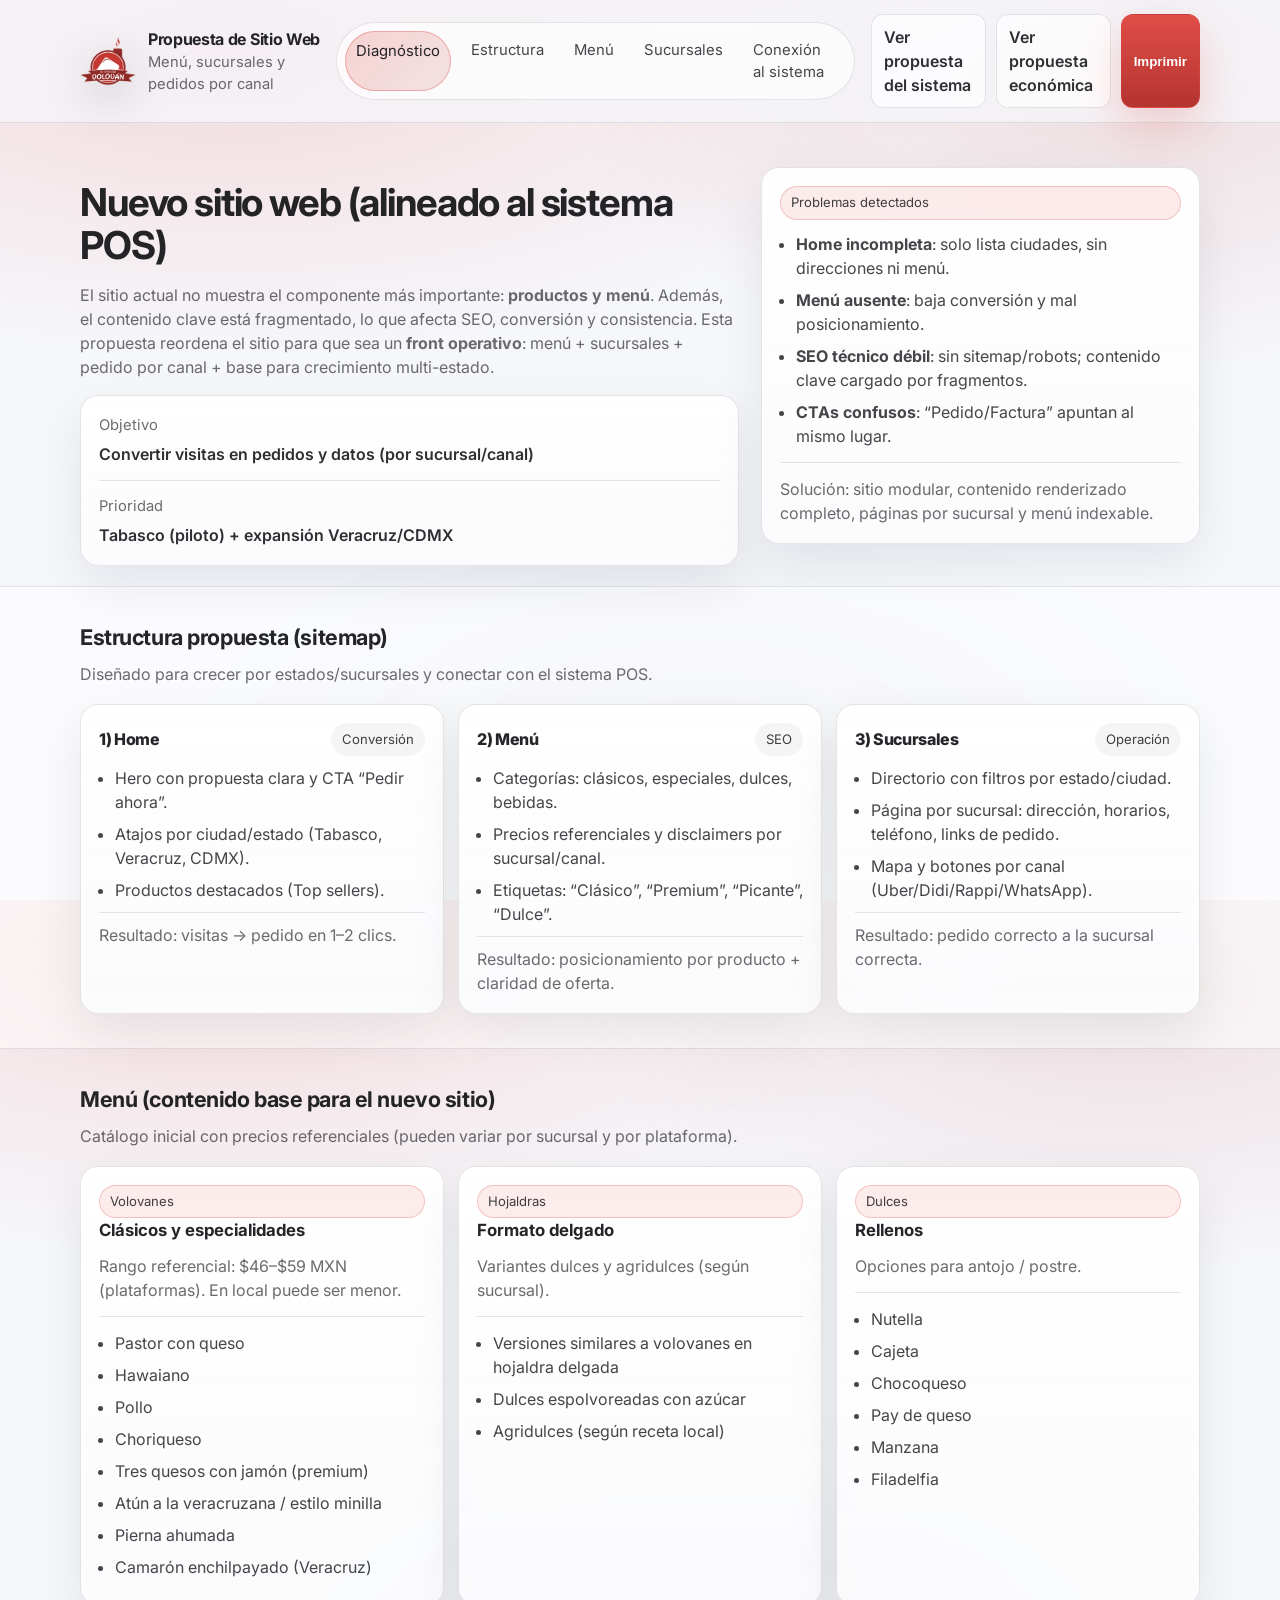
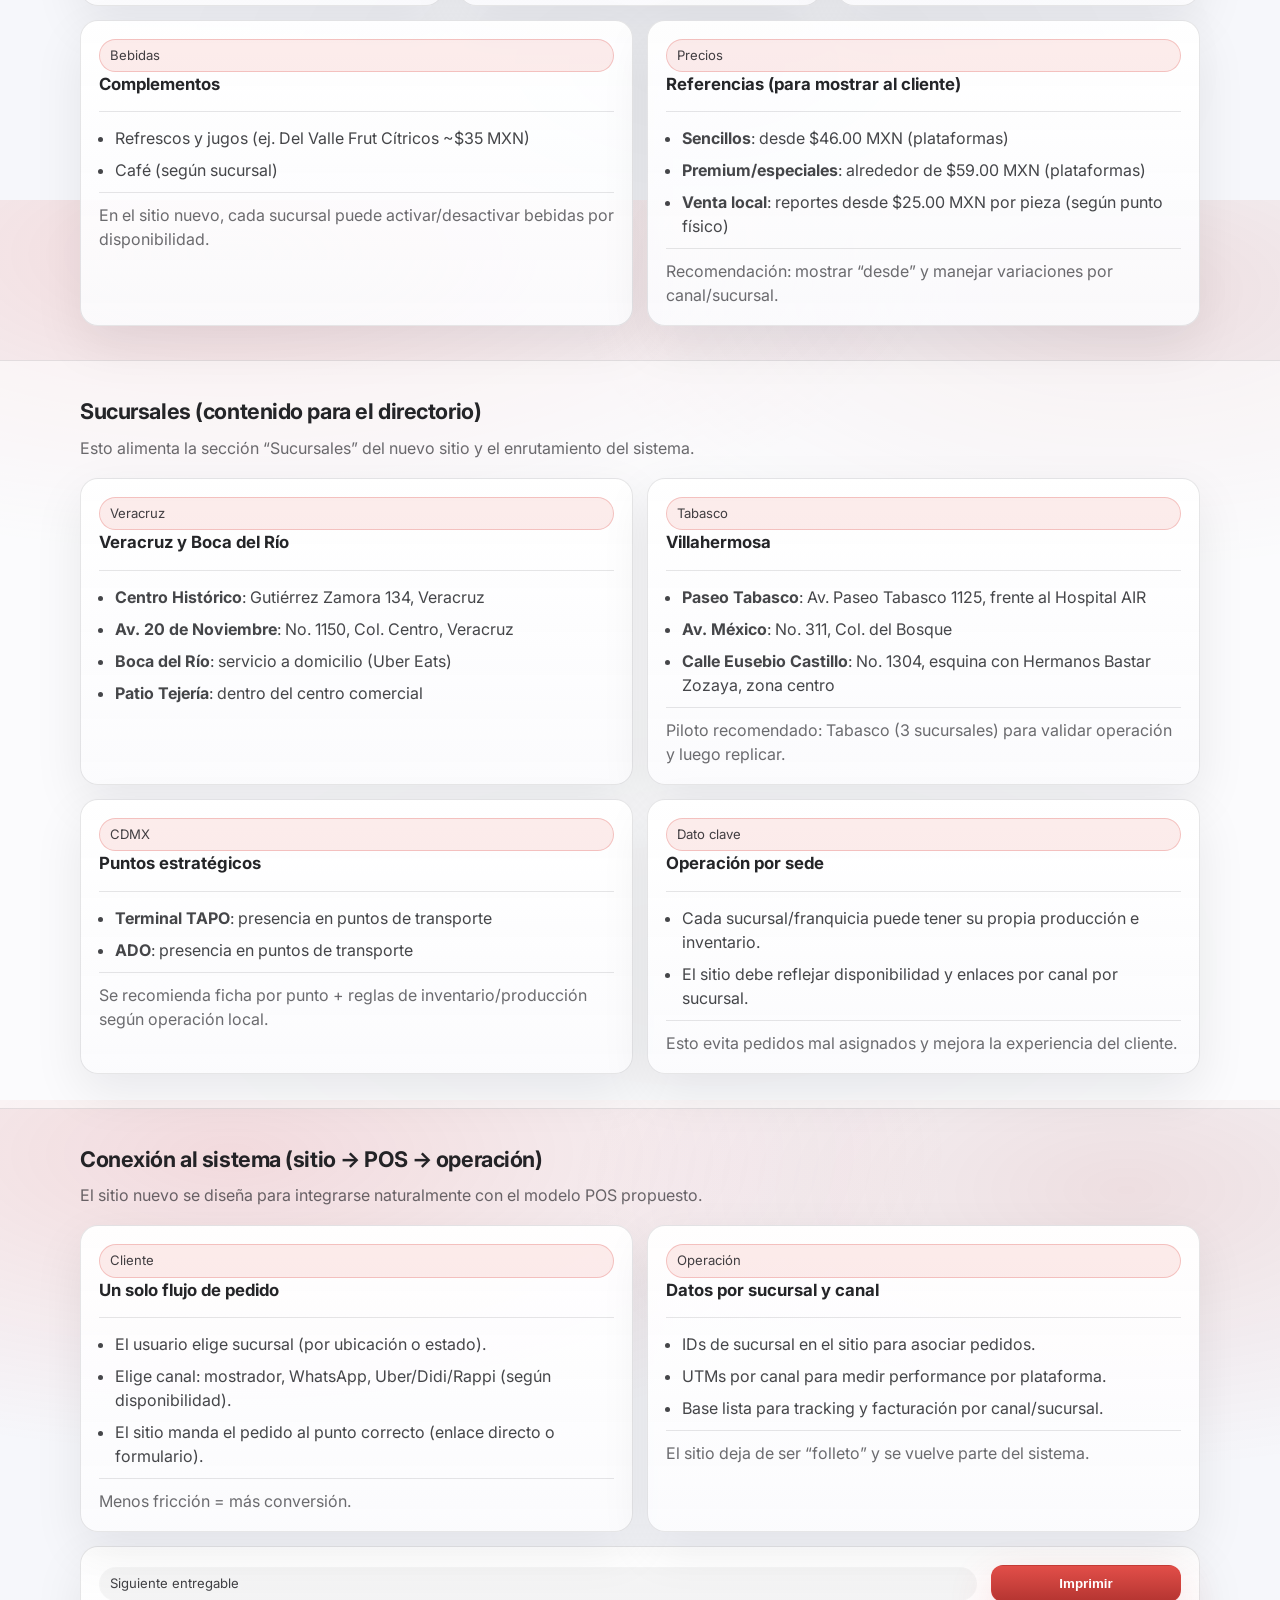
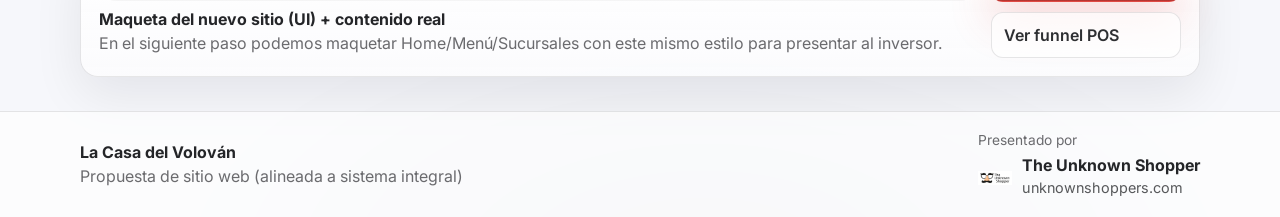
<file: propuesta/website.html>
<!doctype html>
<html lang="es">
  <head>
    <meta charset="UTF-8" />
    <meta name="viewport" content="width=device-width, initial-scale=1.0" />
    <title>Propuesta de Sitio Web | La Casa del Volován</title>
    <meta
      name="description"
      content="Propuesta de nuevo sitio web para La Casa del Volován: sucursales por estado, menú de productos, pedidos por canal y alineación con un sistema POS multi-sucursal." />
    <meta name="robots" content="index,follow" />
    <meta name="theme-color" content="#b12a26" />

    <link rel="canonical" href="https://unknownshopper.github.io/lacasadelvolovan/propuesta/website.html" />

    <link rel="icon" href="../logo.png" type="image/png" />
    <link rel="apple-touch-icon" href="../logo.png" />

    <meta property="og:type" content="website" />
    <meta property="og:locale" content="es_MX" />
    <meta property="og:site_name" content="La Casa del Volován" />
    <meta property="og:title" content="Propuesta de Sitio Web | La Casa del Volován" />
    <meta
      property="og:description"
      content="Nuevo sitio web: menú, sucursales por estado y pedidos por canal, alineado a un sistema POS multi-sucursal." />
    <meta property="og:url" content="https://unknownshopper.github.io/lacasadelvolovan/propuesta/website.html" />
    <meta property="og:image" content="https://unknownshopper.github.io/lacasadelvolovan/logo.png" />
    <meta property="og:image:type" content="image/png" />
    <meta property="og:image:width" content="512" />
    <meta property="og:image:height" content="512" />
    <meta property="og:image:alt" content="La Casa del Volován" />

    <meta name="twitter:card" content="summary_large_image" />
    <meta name="twitter:title" content="Propuesta de Sitio Web | La Casa del Volován" />
    <meta
      name="twitter:description"
      content="Nuevo sitio web con menú y sucursales, conectado al modelo POS propuesto." />
    <meta name="twitter:image" content="https://unknownshopper.github.io/lacasadelvolovan/logo.png" />
    <meta name="twitter:image:alt" content="La Casa del Volován" />

    <script type="application/ld+json">
      {
        "@context": "https://schema.org",
        "@type": "WebPage",
        "name": "Propuesta de Sitio Web | La Casa del Volován",
        "url": "https://unknownshopper.github.io/lacasadelvolovan/propuesta/website.html",
        "description": "Propuesta de sitio web con menú, sucursales y pedidos por canal, alineado a un sistema POS multi-sucursal.",
        "isPartOf": {
          "@type": "WebSite",
          "name": "La Casa del Volován",
          "url": "https://unknownshopper.github.io/lacasadelvolovan/"
        },
        "publisher": {
          "@type": "Organization",
          "name": "The Unknown Shopper",
          "url": "https://unknownshoppers.com"
        }
      }
    </script>

    <link rel="preconnect" href="https://fonts.googleapis.com" />
    <link rel="preconnect" href="https://fonts.gstatic.com" crossorigin />
    <link href="https://fonts.googleapis.com/css2?family=Inter:wght@400;500;600;700&display=swap" rel="stylesheet" />
    <link rel="stylesheet" href="styles.css" />
  </head>
  <body>
    <a class="skip" href="#contenido">Saltar al contenido</a>

    <header class="topbar" role="banner">
      <div class="container topbar__inner">
        <div class="brand">
          <img class="brand__logo" src="../logo.png" alt="La Casa del Volován" />
          <div class="brand__meta">
            <div class="brand__title">Propuesta de Sitio Web</div>
            <div class="brand__subtitle">Menú, sucursales y pedidos por canal</div>
          </div>
        </div>

        <nav class="nav" aria-label="Secciones">
          <a class="nav__link" href="#diagnostico">Diagnóstico</a>
          <a class="nav__link" href="#sitemap">Estructura</a>
          <a class="nav__link" href="#menu">Menú</a>
          <a class="nav__link" href="#sucursales">Sucursales</a>
          <a class="nav__link" href="#integracion">Conexión al sistema</a>
        </nav>

        <div class="actions">
          <a class="btn btn--ghost" href="index.html">Ver propuesta del sistema</a>
          <a class="btn btn--ghost" href="propeco.html">Ver propuesta económica</a>
          <button class="btn" id="btnPrint" type="button">Imprimir</button>
        </div>
      </div>
    </header>

    <main id="contenido">
      <section class="hero" id="diagnostico">
        <div class="container hero__grid">
          <div>
            <h1>Nuevo sitio web (alineado al sistema POS)</h1>
            <p class="muted">
              El sitio actual no muestra el componente más importante: <strong>productos y menú</strong>. Además, el contenido clave
              está fragmentado, lo que afecta SEO, conversión y consistencia. Esta propuesta reordena el sitio para que sea un
              <strong>front operativo</strong>: menú + sucursales + pedido por canal + base para crecimiento multi-estado.
            </p>

            <div class="mini card">
              <div class="mini__label">Objetivo</div>
              <div class="mini__value">Convertir visitas en pedidos y datos (por sucursal/canal)</div>
              <div class="divider"></div>
              <div class="mini__label">Prioridad</div>
              <div class="mini__value">Tabasco (piloto) + expansión Veracruz/CDMX</div>
            </div>
          </div>

          <aside class="card card--hero">
            <div class="pill pill--soft">Problemas detectados</div>
            <ul class="bullets" style="margin-top:12px">
              <li><strong>Home incompleta</strong>: solo lista ciudades, sin direcciones ni menú.</li>
              <li><strong>Menú ausente</strong>: baja conversión y mal posicionamiento.</li>
              <li><strong>SEO técnico débil</strong>: sin sitemap/robots; contenido clave cargado por fragmentos.</li>
              <li><strong>CTAs confusos</strong>: “Pedido/Factura” apuntan al mismo lugar.</li>
            </ul>
            <div class="divider"></div>
            <div class="muted">Solución: sitio modular, contenido renderizado completo, páginas por sucursal y menú indexable.</div>
          </aside>
        </div>
      </section>

      <section id="sitemap" class="section section--alt">
        <div class="container">
          <header class="section__header">
            <h2>Estructura propuesta (sitemap)</h2>
            <p>Diseñado para crecer por estados/sucursales y conectar con el sistema POS.</p>
          </header>

          <div class="timeline">
            <div class="step card">
              <div class="step__head">
                <div class="step__title">1) Home</div>
                <div class="pill">Conversión</div>
              </div>
              <ul class="bullets">
                <li>Hero con propuesta clara y CTA “Pedir ahora”.</li>
                <li>Atajos por ciudad/estado (Tabasco, Veracruz, CDMX).</li>
                <li>Productos destacados (Top sellers).</li>
              </ul>
              <div class="outcome">Resultado: visitas → pedido en 1–2 clics.</div>
            </div>

            <div class="step card">
              <div class="step__head">
                <div class="step__title">2) Menú</div>
                <div class="pill">SEO</div>
              </div>
              <ul class="bullets">
                <li>Categorías: clásicos, especiales, dulces, bebidas.</li>
                <li>Precios referenciales y disclaimers por sucursal/canal.</li>
                <li>Etiquetas: “Clásico”, “Premium”, “Picante”, “Dulce”.</li>
              </ul>
              <div class="outcome">Resultado: posicionamiento por producto + claridad de oferta.</div>
            </div>

            <div class="step card">
              <div class="step__head">
                <div class="step__title">3) Sucursales</div>
                <div class="pill">Operación</div>
              </div>
              <ul class="bullets">
                <li>Directorio con filtros por estado/ciudad.</li>
                <li>Página por sucursal: dirección, horarios, teléfono, links de pedido.</li>
                <li>Mapa y botones por canal (Uber/Didi/Rappi/WhatsApp).</li>
              </ul>
              <div class="outcome">Resultado: pedido correcto a la sucursal correcta.</div>
            </div>
          </div>
        </div>
      </section>

      <section id="menu" class="section">
        <div class="container">
          <header class="section__header">
            <h2>Menú (contenido base para el nuevo sitio)</h2>
            <p>Catálogo inicial con precios referenciales (pueden variar por sucursal y por plataforma).</p>
          </header>

          <div class="grid-3">
            <article class="card">
              <div class="pill pill--soft">Volovanes</div>
              <h3>Clásicos y especialidades</h3>
              <div class="muted">Rango referencial: $46–$59 MXN (plataformas). En local puede ser menor.</div>
              <div class="divider"></div>
              <ul class="bullets">
                <li>Pastor con queso</li>
                <li>Hawaiano</li>
                <li>Pollo</li>
                <li>Choriqueso</li>
                <li>Tres quesos con jamón (premium)</li>
                <li>Atún a la veracruzana / estilo minilla</li>
                <li>Pierna ahumada</li>
                <li>Camarón enchilpayado (Veracruz)</li>
              </ul>
            </article>

            <article class="card">
              <div class="pill pill--soft">Hojaldras</div>
              <h3>Formato delgado</h3>
              <div class="muted">Variantes dulces y agridulces (según sucursal).</div>
              <div class="divider"></div>
              <ul class="bullets">
                <li>Versiones similares a volovanes en hojaldra delgada</li>
                <li>Dulces espolvoreadas con azúcar</li>
                <li>Agridulces (según receta local)</li>
              </ul>
            </article>

            <article class="card">
              <div class="pill pill--soft">Dulces</div>
              <h3>Rellenos</h3>
              <div class="muted">Opciones para antojo / postre.</div>
              <div class="divider"></div>
              <ul class="bullets">
                <li>Nutella</li>
                <li>Cajeta</li>
                <li>Chocoqueso</li>
                <li>Pay de queso</li>
                <li>Manzana</li>
                <li>Filadelfia</li>
              </ul>
            </article>
          </div>

          <div class="grid-2" style="margin-top:14px">
            <article class="card">
              <div class="pill pill--soft">Bebidas</div>
              <h3>Complementos</h3>
              <div class="divider"></div>
              <ul class="bullets">
                <li>Refrescos y jugos (ej. Del Valle Frut Cítricos ~$35 MXN)</li>
                <li>Café (según sucursal)</li>
              </ul>
              <div class="outcome">En el sitio nuevo, cada sucursal puede activar/desactivar bebidas por disponibilidad.</div>
            </article>

            <article class="card">
              <div class="pill pill--soft">Precios</div>
              <h3>Referencias (para mostrar al cliente)</h3>
              <div class="divider"></div>
              <ul class="bullets">
                <li><strong>Sencillos</strong>: desde $46.00 MXN (plataformas)</li>
                <li><strong>Premium/especiales</strong>: alrededor de $59.00 MXN (plataformas)</li>
                <li><strong>Venta local</strong>: reportes desde $25.00 MXN por pieza (según punto físico)</li>
              </ul>
              <div class="outcome">Recomendación: mostrar “desde” y manejar variaciones por canal/sucursal.</div>
            </article>
          </div>
        </div>
      </section>

      <section id="sucursales" class="section section--alt">
        <div class="container">
          <header class="section__header">
            <h2>Sucursales (contenido para el directorio)</h2>
            <p>Esto alimenta la sección “Sucursales” del nuevo sitio y el enrutamiento del sistema.</p>
          </header>

          <div class="grid-2">
            <article class="card">
              <div class="pill pill--soft">Veracruz</div>
              <h3>Veracruz y Boca del Río</h3>
              <div class="divider"></div>
              <ul class="bullets">
                <li><strong>Centro Histórico</strong>: Gutiérrez Zamora 134, Veracruz</li>
                <li><strong>Av. 20 de Noviembre</strong>: No. 1150, Col. Centro, Veracruz</li>
                <li><strong>Boca del Río</strong>: servicio a domicilio (Uber Eats)</li>
                <li><strong>Patio Tejería</strong>: dentro del centro comercial</li>
              </ul>
            </article>

            <article class="card">
              <div class="pill pill--soft">Tabasco</div>
              <h3>Villahermosa</h3>
              <div class="divider"></div>
              <ul class="bullets">
                <li><strong>Paseo Tabasco</strong>: Av. Paseo Tabasco 1125, frente al Hospital AIR</li>
                <li><strong>Av. México</strong>: No. 311, Col. del Bosque</li>
                <li><strong>Calle Eusebio Castillo</strong>: No. 1304, esquina con Hermanos Bastar Zozaya, zona centro</li>
              </ul>
              <div class="outcome">Piloto recomendado: Tabasco (3 sucursales) para validar operación y luego replicar.</div>
            </article>
          </div>

          <div class="grid-2" style="margin-top:14px">
            <article class="card">
              <div class="pill pill--soft">CDMX</div>
              <h3>Puntos estratégicos</h3>
              <div class="divider"></div>
              <ul class="bullets">
                <li><strong>Terminal TAPO</strong>: presencia en puntos de transporte</li>
                <li><strong>ADO</strong>: presencia en puntos de transporte</li>
              </ul>
              <div class="outcome">Se recomienda ficha por punto + reglas de inventario/producción según operación local.</div>
            </article>

            <article class="card">
              <div class="pill pill--soft">Dato clave</div>
              <h3>Operación por sede</h3>
              <div class="divider"></div>
              <ul class="bullets">
                <li>Cada sucursal/franquicia puede tener su propia producción e inventario.</li>
                <li>El sitio debe reflejar disponibilidad y enlaces por canal por sucursal.</li>
              </ul>
              <div class="outcome">Esto evita pedidos mal asignados y mejora la experiencia del cliente.</div>
            </article>
          </div>
        </div>
      </section>

      <section id="integracion" class="section">
        <div class="container">
          <header class="section__header">
            <h2>Conexión al sistema (sitio → POS → operación)</h2>
            <p>El sitio nuevo se diseña para integrarse naturalmente con el modelo POS propuesto.</p>
          </header>

          <div class="compare">
            <article class="card">
              <div class="pill pill--soft">Cliente</div>
              <h3>Un solo flujo de pedido</h3>
              <div class="divider"></div>
              <ul class="bullets">
                <li>El usuario elige sucursal (por ubicación o estado).</li>
                <li>Elige canal: mostrador, WhatsApp, Uber/Didi/Rappi (según disponibilidad).</li>
                <li>El sitio manda el pedido al punto correcto (enlace directo o formulario).</li>
              </ul>
              <div class="outcome">Menos fricción = más conversión.</div>
            </article>

            <article class="card">
              <div class="pill pill--soft">Operación</div>
              <h3>Datos por sucursal y canal</h3>
              <div class="divider"></div>
              <ul class="bullets">
                <li>IDs de sucursal en el sitio para asociar pedidos.</li>
                <li>UTMs por canal para medir performance por plataforma.</li>
                <li>Base lista para tracking y facturación por canal/sucursal.</li>
              </ul>
              <div class="outcome">El sitio deja de ser “folleto” y se vuelve parte del sistema.</div>
            </article>
          </div>

          <div class="cta card" style="margin-top:14px">
            <div>
              <div class="pill">Siguiente entregable</div>
              <div class="cta__title">Maqueta del nuevo sitio (UI) + contenido real</div>
              <div class="muted">En el siguiente paso podemos maquetar Home/Menú/Sucursales con este mismo estilo para presentar al inversor.</div>
            </div>
            <div class="cta__actions">
              <button class="btn" id="btnPrint2" type="button">Imprimir</button>
              <a class="btn btn--ghost" href="index.html#modelo-pos">Ver funnel POS</a>
            </div>
          </div>
        </div>
      </section>

      <footer class="footer" role="contentinfo">
        <div class="container footer__inner">
          <div>
            <div class="footer__brand">La Casa del Volován</div>
            <div class="muted">Propuesta de sitio web (alineada a sistema integral)</div>
          </div>

          <div class="footer__by">
            <div class="footer__byLabel">Presentado por</div>
            <div class="footer__byRow">
              <img class="footer__byLogo" src="../tuslogo.png" alt="The Unknown Shopper" />
              <div>
                <div class="footer__byName">The Unknown Shopper</div>
                <a class="footer__byLink" href="https://unknownshoppers.com" target="_blank" rel="noopener noreferrer">unknownshoppers.com</a>
              </div>
            </div>
          </div>
        </div>
      </footer>
    </main>

    <script src="app.js"></script>
  </body>
</html>
</file>
<file: propuesta/styles.css>
:root {
  --bg: #f6f7fb;
  --card: #ffffff;
  --card2: #fbfbfd;
  --text: rgba(17, 18, 22, 0.92);
  --muted: rgba(17, 18, 22, 0.62);
  --hair: rgba(17, 18, 22, 0.10);
  --shadow: 0 18px 50px rgba(17, 18, 22, 0.08);

  --brand: #b12a26;
  --brand2: #e0453f;

  --radius: 18px;
  --radius2: 12px;

  --container: 1120px;
}

* {
  box-sizing: border-box;
}

.visually-hidden {
  position: absolute;
  width: 1px;
  height: 1px;
  padding: 0;
  margin: -1px;
  overflow: hidden;
  clip: rect(0, 0, 0, 0);
  white-space: nowrap;
  border: 0;
}

html,
body {
  height: 100%;
}

body {
  margin: 0;
  font-family: Inter, system-ui, -apple-system, Segoe UI, Roboto, Helvetica, Arial, "Apple Color Emoji",
    "Segoe UI Emoji";
  color: var(--text);
  background:
    radial-gradient(1200px 500px at 18% 6%, rgba(224, 69, 63, 0.16), transparent 60%),
    radial-gradient(900px 450px at 88% 10%, rgba(177, 42, 38, 0.12), transparent 62%),
    radial-gradient(900px 450px at 55% 85%, rgba(0, 0, 0, 0.04), transparent 60%),
    var(--bg);
  line-height: 1.5;
}

a {
  color: inherit;
  text-decoration: none;
}

a:focus-visible,
button:focus-visible {
  outline: 2px solid rgba(224, 69, 63, 0.9);
  outline-offset: 2px;
}

.container {
  width: min(var(--container), calc(100% - 40px));
  margin: 0 auto;
}

.skip {
  position: absolute;
  top: 10px;
  left: -9999px;
  padding: 10px 12px;
  border-radius: 10px;
  background: rgba(255, 255, 255, 0.98);
  border: 1px solid var(--hair);
  z-index: 1000;
}

.skip:focus {
  left: 10px;
}

.topbar {
  position: sticky;
  top: 0;
  z-index: 40;
  backdrop-filter: blur(18px);
  background: rgba(246, 247, 251, 0.72);
  border-bottom: 1px solid var(--hair);
}

.topbar__inner {
  display: grid;
  grid-template-columns: 1fr auto auto;
  gap: 16px;
  align-items: center;
  padding: 14px 0;
}

.brand {
  display: flex;
  gap: 12px;
  align-items: center;
  min-width: 240px;
}

.brand__logo {
  width: 56px;
  height: 56px;
  object-fit: contain;
  filter: drop-shadow(0 12px 22px rgba(0, 0, 0, 0.18));
}

.brand__title {
  font-weight: 700;
  letter-spacing: -0.02em;
}

.brand__subtitle {
  color: var(--muted);
  font-size: 0.92rem;
}

.nav {
  display: flex;
  gap: 10px;
  padding: 8px;
  border-radius: 999px;
  border: 1px solid var(--hair);
  background: rgba(255, 255, 255, 0.65);
}

.nav__link {
  padding: 8px 10px;
  border-radius: 999px;
  color: rgba(17, 18, 22, 0.78);
  font-size: 0.93rem;
  transition: background 160ms ease, color 160ms ease;
}

.nav__link:hover {
  background: rgba(17, 18, 22, 0.05);
  color: rgba(17, 18, 22, 0.92);
}

.nav__link.is-active {
  background: linear-gradient(135deg, rgba(224, 69, 63, 0.22), rgba(177, 42, 38, 0.12));
  border: 1px solid rgba(224, 69, 63, 0.35);
  color: rgba(17, 18, 22, 0.92);
}

.actions {
  display: flex;
  gap: 10px;
  justify-content: flex-end;
}

.btn {
  border: 1px solid rgba(224, 69, 63, 0.35);
  background: linear-gradient(180deg, rgba(224, 69, 63, 0.95), rgba(177, 42, 38, 0.95));
  color: white;
  padding: 10px 12px;
  border-radius: 12px;
  font-weight: 600;
  cursor: pointer;
  transition: transform 120ms ease, filter 120ms ease;
  box-shadow: 0 18px 44px rgba(224, 69, 63, 0.22);
}

.btn:hover {
  transform: translateY(-1px);
  filter: brightness(1.03);
}

.btn--ghost {
  background: rgba(255, 255, 255, 0.7);
  border: 1px solid var(--hair);
  box-shadow: none;
  color: rgba(17, 18, 22, 0.88);
}

.btn--ghost:hover {
  background: rgba(17, 18, 22, 0.05);
}

.main {
  padding-bottom: 48px;
}

.hero {
  padding: 44px 0 20px;
}

.hero__grid {
  display: grid;
  grid-template-columns: 1.2fr 0.8fr;
  gap: 22px;
  align-items: start;
}

.badge {
  display: inline-flex;
  align-items: center;
  gap: 8px;
  font-weight: 600;
  padding: 8px 10px;
  border-radius: 999px;
  border: 1px solid rgba(224, 69, 63, 0.30);
  background: rgba(224, 69, 63, 0.10);
  color: rgba(17, 18, 22, 0.86);
}

h1 {
  margin: 14px 0 10px;
  font-size: clamp(2rem, 3vw, 2.7rem);
  letter-spacing: -0.03em;
  line-height: 1.12;
}

.lead {
  color: rgba(17, 18, 22, 0.72);
  font-size: 1.05rem;
  max-width: 64ch;
}

.hero__stats {
  display: grid;
  grid-template-columns: repeat(3, minmax(0, 1fr));
  gap: 10px;
  margin-top: 18px;
}

.stat {
  padding: 12px;
  border-radius: 14px;
  border: 1px solid var(--hair);
  background: rgba(255, 255, 255, 0.7);
}

.stat__kpi {
  font-weight: 800;
  font-size: 1.15rem;
}

.stat__label {
  color: rgba(17, 18, 22, 0.62);
  font-size: 0.92rem;
}

.hero__cta {
  display: flex;
  gap: 10px;
  margin-top: 16px;
}

.section {
  padding: 34px 0;
}

.section--alt {
  background: rgba(255, 255, 255, 0.55);
  border-top: 1px solid var(--hair);
  border-bottom: 1px solid var(--hair);
}

.section__header {
  margin-bottom: 18px;
}

.section__header h2 {
  margin: 0 0 8px;
  letter-spacing: -0.02em;
}

.section__header p {
  margin: 0;
  color: rgba(17, 18, 22, 0.62);
  max-width: 85ch;
}

.grid-2 {
  display: grid;
  grid-template-columns: repeat(2, minmax(0, 1fr));
  gap: 14px;
}

.grid-2--compact {
  display: grid;
  grid-template-columns: repeat(2, minmax(0, 1fr));
  gap: 14px;
}

.grid-3 {
  display: grid;
  grid-template-columns: repeat(3, minmax(0, 1fr));
  gap: 14px;
}

.card {
  border-radius: var(--radius);
  border: 1px solid var(--hair);
  background: linear-gradient(180deg, rgba(255, 255, 255, 0.95), rgba(251, 251, 253, 0.92));
  padding: 18px;
  box-shadow: var(--shadow);
}

.card__head {
  display: flex;
  align-items: center;
  gap: 10px;
  margin-bottom: 10px;
}

.card__head h3 {
  margin: 0;
}

.iconWrap {
  display: inline-flex;
  align-items: center;
  justify-content: center;
  width: 36px;
  height: 36px;
  border-radius: 12px;
  border: 1px solid rgba(224, 69, 63, 0.22);
  background: rgba(224, 69, 63, 0.10);
  color: rgba(177, 42, 38, 0.95);
}

.icon {
  width: 20px;
  height: 20px;
}

.iconInline {
  display: inline-flex;
  align-items: center;
  justify-content: center;
  width: 26px;
  height: 26px;
  border-radius: 10px;
  border: 1px solid rgba(224, 69, 63, 0.18);
  background: rgba(224, 69, 63, 0.08);
  color: rgba(177, 42, 38, 0.95);
  margin-right: 8px;
  vertical-align: middle;
}

.card--hero {
  position: sticky;
  top: 88px;
}

h2 {
  font-size: 1.35rem;
}

h3 {
  margin: 0 0 10px;
  font-size: 1.05rem;
}

.muted {
  color: var(--muted);
}

.bullets {
  margin: 0;
  padding-left: 16px;
}

.bullets li {
  margin: 8px 0;
  color: rgba(17, 18, 22, 0.78);
}

.check {
  margin: 0;
  padding-left: 0;
  list-style: none;
}

.check li {
  position: relative;
  padding-left: 26px;
  margin: 10px 0;
  color: rgba(17, 18, 22, 0.80);
}

.check li::before {
  content: "";
  position: absolute;
  left: 0;
  top: 6px;
  width: 14px;
  height: 14px;
  border-radius: 4px;
  background: rgba(224, 69, 63, 0.18);
  border: 1px solid rgba(224, 69, 63, 0.45);
  box-shadow: 0 10px 20px rgba(224, 69, 63, 0.18);
}

.divider {
  height: 1px;
  background: var(--hair);
  margin: 14px 0;
}

.mini__label {
  font-size: 0.92rem;
  color: var(--muted);
}

.mini__value {
  margin-top: 6px;
  color: rgba(17, 18, 22, 0.88);
  font-weight: 600;
}

.timeline {
  display: grid;
  grid-template-columns: repeat(3, minmax(0, 1fr));
  gap: 14px;
}

.compare {
  display: grid;
  grid-template-columns: repeat(2, minmax(0, 1fr));
  gap: 14px;
}

.compare__card {
  position: relative;
  overflow: hidden;
  padding-top: 54px;
}

.compare__badge {
  position: absolute;
  top: 14px;
  right: 14px;
  z-index: 2;
  padding: 10px 14px;
  border-radius: 999px;
  font-weight: 900;
  letter-spacing: -0.01em;
  border: 1px solid rgba(17, 18, 22, 0.10);
  box-shadow: 0 14px 30px rgba(17, 18, 22, 0.10);
  background: rgba(255, 255, 255, 0.92);
  max-width: min(200px, 46%);
  text-align: center;
  white-space: nowrap;
}

.compare__badge--limited {
  color: rgba(127, 29, 29, 0.95);
  background: linear-gradient(180deg, rgba(224, 69, 63, 0.18), rgba(255, 255, 255, 0.92));
  border: 1px solid rgba(224, 69, 63, 0.30);
}

.compare__badge--recommended {
  color: rgba(9, 95, 44, 0.95);
  background: linear-gradient(180deg, rgba(16, 185, 129, 0.18), rgba(255, 255, 255, 0.92));
  border: 1px solid rgba(16, 185, 129, 0.34);
}

.compare__title {
  display: flex;
  align-items: center;
  gap: 10px;
  margin-bottom: 12px;
  padding-right: 0;
}

.compare__kicker {
  font-size: 0.86rem;
  color: var(--muted);
  margin-bottom: 2px;
}

.compare__bullets {
  margin-top: 12px;
}

.compareMatrix {
  margin-top: 14px;
  padding: 16px;
}

.compareMatrix__head {
  display: flex;
  align-items: flex-start;
  justify-content: space-between;
  gap: 12px;
  margin-bottom: 12px;
}

.compareMatrix__grid {
  display: grid;
  gap: 8px;
}

.cmRow {
  display: grid;
  grid-template-columns: 1.15fr 1fr 1fr;
  gap: 10px;
  padding: 10px;
  border-radius: 14px;
  border: 1px solid rgba(17, 18, 22, 0.08);
  background: rgba(255, 255, 255, 0.72);
}

.cmRow--head {
  background: rgba(17, 18, 22, 0.03);
  border: 1px solid rgba(17, 18, 22, 0.08);
}

.cmRow--head .cmCell {
  font-weight: 800;
}

.cmCell {
  color: rgba(17, 18, 22, 0.82);
}

.cmCell--k {
  font-weight: 800;
  letter-spacing: -0.01em;
}

.sig {
  display: inline-flex;
  align-items: center;
  justify-content: center;
  width: 22px;
  height: 22px;
  border-radius: 999px;
  font-weight: 900;
  margin-right: 8px;
  transform: translateY(-1px);
}

.sig--good {
  color: rgba(9, 95, 44, 0.95);
  background: rgba(16, 185, 129, 0.16);
  border: 1px solid rgba(16, 185, 129, 0.32);
}

.sig--warn {
  color: rgba(146, 64, 14, 0.95);
  background: rgba(245, 158, 11, 0.16);
  border: 1px solid rgba(245, 158, 11, 0.32);
}

.sig--bad {
  color: rgba(127, 29, 29, 0.95);
  background: rgba(224, 69, 63, 0.14);
  border: 1px solid rgba(224, 69, 63, 0.28);
}

.flow {
  display: grid;
  grid-template-columns: repeat(auto-fit, minmax(170px, 1fr));
  gap: 10px;
}

.flow--funnel {
  display: flex;
  flex-direction: column;
  align-items: center;
  gap: 10px;
}

.flow--funnel .flowStep {
  width: 100%;
  max-width: 440px;
  overflow: visible;
  text-align: center;
}

.flow--funnel .flowStep__label {
  text-align: center;
}

.flow--funnel .muted {
  text-align: center;
}

.flow--funnel .flowStep:nth-child(1) {
  max-width: 280px;
}

.flow--funnel .flowStep:nth-child(2) {
  max-width: 320px;
}

.flow--funnel .flowStep:nth-child(3) {
  max-width: 360px;
}

.flow--funnel .flowStep:nth-child(4) {
  max-width: 400px;
}

.flowStep {
  position: relative;
  padding: 10px;
  border-radius: 14px;
  border: 1px solid rgba(17, 18, 22, 0.10);
  background: rgba(255, 255, 255, 0.75);
  min-width: 0;
  overflow: hidden;
}

.flowStep::after {
  content: "";
  position: absolute;
  top: 50%;
  right: -10px;
  width: 10px;
  height: 2px;
  background: rgba(17, 18, 22, 0.16);
}

.flow--funnel .flowStep::after {
  top: auto;
  right: auto;
  left: 50%;
  bottom: -10px;
  width: 2px;
  height: 10px;
  transform: translateX(-50%);
  background: rgba(17, 18, 22, 0.18);
}

.flowStep:last-child::after {
  display: none;
}

.flowStep__label {
  font-weight: 800;
  letter-spacing: -0.01em;
  overflow-wrap: normal;
  word-break: normal;
  hyphens: none;
}

.flowStep .muted {
  overflow-wrap: normal;
  word-break: normal;
  hyphens: none;
}

.rollout {
  margin-top: 14px;
}

.rollout__head {
  display: flex;
  align-items: flex-start;
  justify-content: space-between;
  gap: 12px;
  margin-bottom: 12px;
}

.waves {
  display: grid;
  grid-template-columns: repeat(3, minmax(0, 1fr));
  gap: 12px;
}

.wave {
  position: relative;
  padding: 14px;
  border-radius: 16px;
  border: 1px solid rgba(224, 69, 63, 0.18);
  background: linear-gradient(180deg, rgba(224, 69, 63, 0.10), rgba(255, 255, 255, 0.85));
}

.wave::after {
  content: "";
  position: absolute;
  top: 50%;
  right: -12px;
  width: 12px;
  height: 2px;
  background: rgba(224, 69, 63, 0.30);
}

.wave:last-child::after {
  display: none;
}

.wave__tag {
  display: inline-flex;
  padding: 6px 10px;
  border-radius: 999px;
  font-weight: 700;
  border: 1px solid rgba(224, 69, 63, 0.20);
  background: rgba(255, 255, 255, 0.65);
}

.wave__title {
  margin-top: 10px;
  font-weight: 900;
  letter-spacing: -0.02em;
}

.wave__steps {
  margin-top: 10px;
  display: grid;
  gap: 8px;
}

.waveStep {
  padding: 10px;
  border-radius: 14px;
  border: 1px solid rgba(17, 18, 22, 0.10);
  background: rgba(255, 255, 255, 0.78);
  color: rgba(17, 18, 22, 0.78);
}

.step__head {
  display: flex;
  align-items: center;
  justify-content: space-between;
  gap: 10px;
  margin-bottom: 10px;
}

.step__title {
  font-weight: 800;
  letter-spacing: -0.02em;
}

.pill {
  font-size: 0.82rem;
  color: rgba(17, 18, 22, 0.80);
  border: 1px solid rgba(255, 255, 255, 0.12);
  background: rgba(17, 18, 22, 0.04);
  padding: 6px 10px;
  border-radius: 999px;
  white-space: nowrap;
}

.pill--soft {
  background: rgba(224, 69, 63, 0.10);
  border: 1px solid rgba(224, 69, 63, 0.25);
}

.outcome {
  margin-top: 10px;
  color: rgba(17, 18, 22, 0.62);
  border-top: 1px solid var(--hair);
  padding-top: 10px;
}

.ol {
  margin: 0;
  padding-left: 18px;
}

.ol li {
  margin: 10px 0;
  color: rgba(17, 18, 22, 0.78);
}

.cta {
  display: grid;
  grid-template-columns: 1fr auto;
  gap: 14px;
  align-items: center;
  margin-top: 14px;
}

.cta__title {
  margin-top: 6px;
  font-weight: 700;
}

.cta__actions {
  display: flex;
  flex-direction: column;
  gap: 10px;
  align-items: stretch;
  min-width: 190px;
}

.footer {
  border-top: 1px solid var(--hair);
  padding: 18px 0;
  background: rgba(255, 255, 255, 0.65);
}

.footer__inner {
  display: flex;
  align-items: center;
  justify-content: space-between;
  gap: 12px;
}

.footer__brand {
  font-weight: 700;
}

.footer__by {
  display: flex;
  flex-direction: column;
  gap: 6px;
  align-items: flex-start;
}

.footer__byLabel {
  font-size: 0.86rem;
  color: var(--muted);
}

.footer__byRow {
  display: flex;
  align-items: center;
  gap: 10px;
}

.footer__byLogo {
  width: 34px;
  height: 34px;
  object-fit: contain;
}

.footer__byName {
  font-weight: 700;
  line-height: 1.15;
}

.footer__byLink {
  color: rgba(17, 18, 22, 0.70);
  font-size: 0.90rem;
}

.footer__byLink:hover {
  text-decoration: underline;
}

@media (max-width: 980px) {
  .topbar__inner {
    grid-template-columns: 1fr;
  }

  .nav {
    overflow-x: auto;
  }

  .actions {
    justify-content: flex-start;
  }

  .hero__grid {
    grid-template-columns: 1fr;
  }

  .card--hero {
    position: static;
  }

  .grid-3 {
    grid-template-columns: 1fr;
  }

  .timeline {
    grid-template-columns: 1fr;
  }

  .compare {
    grid-template-columns: 1fr;
  }

  .compare__card {
    padding-top: 16px;
  }

  .compare__badge {
    position: static;
    display: inline-flex;
    align-self: flex-start;
    margin-bottom: 10px;
    max-width: 100%;
  }

  .compareMatrix__head {
    flex-direction: column;
    align-items: flex-start;
  }

  .cmRow {
    grid-template-columns: 1fr;
  }

  .flow {
    grid-template-columns: 1fr;
  }

  .flowStep::after {
    display: none;
  }

  .waves {
    grid-template-columns: 1fr;
  }

  .wave::after {
    display: none;
  }

  .grid-2,
  .grid-2--compact {
    grid-template-columns: 1fr;
  }

  .cta {
    grid-template-columns: 1fr;
  }

  .cta__actions {
    flex-direction: row;
    justify-content: flex-start;
  }

  .footer__inner {
    flex-direction: column;
    align-items: flex-start;
  }
}

@media print {
  :root {
    --bg: #ffffff;
    --text: #111;
    --muted: #333;
    --hair: rgba(0, 0, 0, 0.12);
  }

  body {
    background: #fff;
    color: #111;
  }

  .topbar,
  .hero__cta,
  .actions,
  .nav,
  .btn,
  .skip,
  .cta__actions {
    display: none !important;
  }

  .card {
    box-shadow: none;
    background: #fff;
  }

  .section--alt {
    background: #fff;
  }

  .container {
    width: 100%;
  }

  .compare__badge {
    box-shadow: none;
  }
}
</file>
